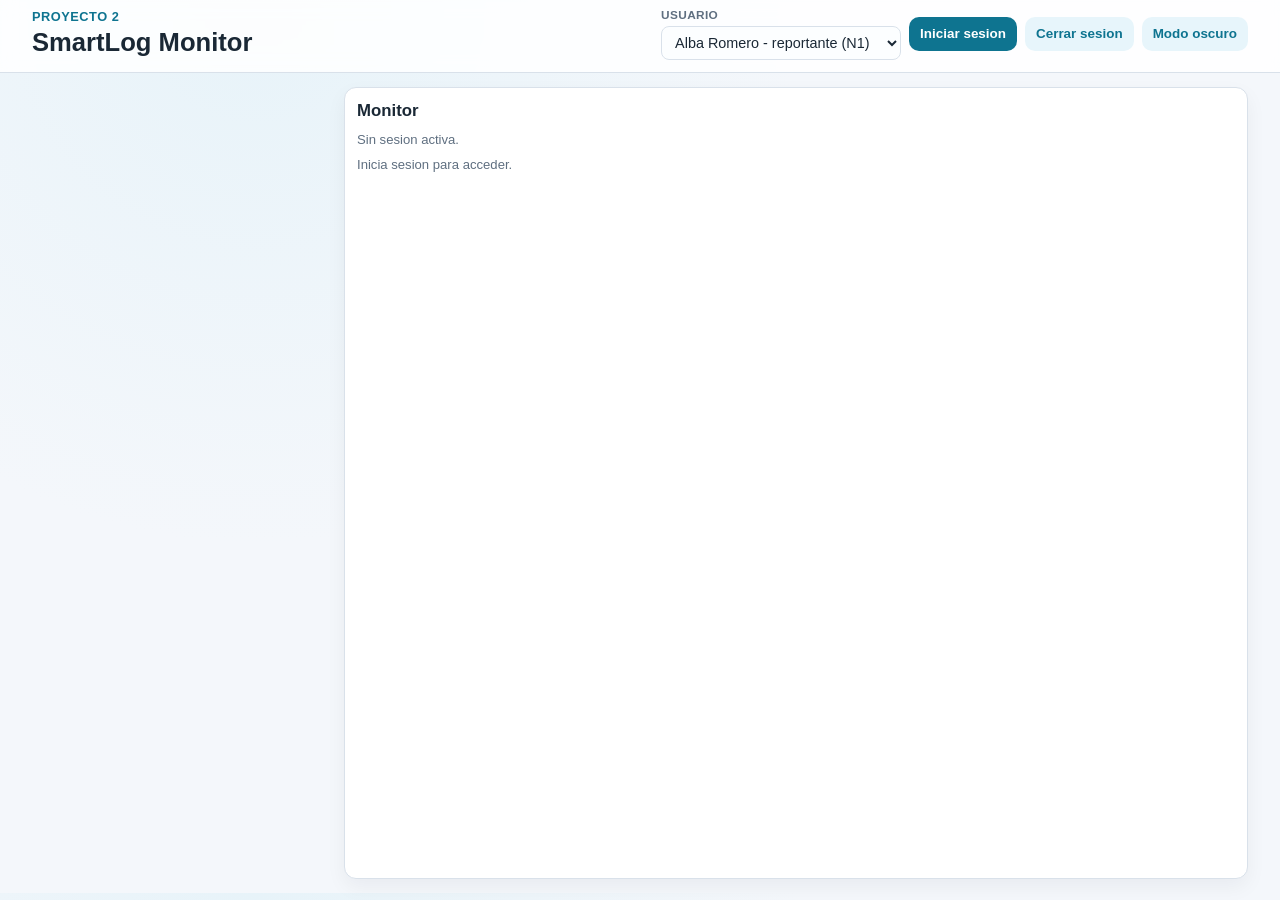
<file: index.html>
﻿<!doctype html>
<html lang="es">
<head>
  <meta charset="UTF-8">
  <meta name="viewport" content="width=device-width, initial-scale=1.0">
  <title>SmartLog Monitor | Gestion de Incidencias</title>
  <meta name="description" content="Plataforma de incidencias con vistas por rol, trazabilidad y gobierno de acceso.">
  <link rel="stylesheet" href="styles/main.css">
</head>
<body>
  <header class="site-header">
    <div class="container topbar">
      <div>
        <p class="eyebrow">Proyecto 2</p>
        <h1>SmartLog Monitor</h1>
      </div>
      <div class="toolbar">
        <button id="notifBell" class="btn ghost notif-btn" type="button" title="Notificaciones">
          Campana <span id="notifCount" class="notif-count">0</span>
        </button>
        <div class="session-box session-wide">
          <label for="loginUserSelect">Usuario</label>
          <select id="loginUserSelect"></select>
        </div>
        <button id="loginBtn" class="btn primary" type="button">Iniciar sesion</button>
        <button id="logoutBtn" class="btn ghost" type="button">Cerrar sesion</button>
        <button id="themeToggleBtn" class="btn ghost" type="button">Modo oscuro</button>
      </div>
    </div>
    <div id="notifPanel" class="notif-panel container"></div>
  </header>

  <main class="container app-grid">
    <section class="role-column">
      <article id="panelReportante" class="panel role-panel" data-role-panel="reportante">
        <h2>Reportante</h2>
        <p class="hint">Interfaz limitada: crear, aportar informacion y confirmar cierre.</p>
        <div class="tab-row tab-column">
          <button id="tabMineBtn" class="btn ghost" type="button">Mis incidencias</button>
          <button id="tabCreateBtn" class="btn primary" type="button">Crear incidencia</button>
          <button id="tabProfileBtn" class="btn ghost" type="button">Mi perfil</button>
        </div>
      </article>

      <article id="panelTecnico" class="panel role-panel" data-role-panel="tecnico">
        <h2>Tecnico</h2>
        <p class="hint">Trabajo operativo sobre incidencias asignadas.</p>
        <div class="tab-row tab-column">
          <button id="tabTechDashboardBtn" class="btn primary" type="button">Dashboard</button>
          <button id="tabTechAssignedScreenBtn" class="btn ghost" type="button">Asignadas</button>
          <button id="tabTechTeamScreenBtn" class="btn ghost" type="button">Equipo</button>
          <button id="tabTechKanbanBtn" class="btn ghost" type="button">Kanban</button>
          <button id="tabTechCalendarBtn" class="btn ghost" type="button">Calendario</button>
          <button id="tabTechChatBtn" class="btn ghost" type="button">Chat</button>
          <button id="tabTechProfileBtn" class="btn ghost" type="button">Mi perfil</button>
        </div>
        <div class="kpi-list" id="tecnicoKpi"></div>
      </article>

      <article id="panelSupervisor" class="panel role-panel" data-role-panel="supervisor">
        <h2>Control supervisor</h2>
        <p class="hint">Gestion operativa del area con trazabilidad y segregacion de funciones.</p>
        <div class="tab-row tab-column">
          <button id="tabSupDashboardBtn" class="btn primary" type="button">Dashboard</button>
          <button id="tabSupListBtn" class="btn ghost" type="button">Incidencias</button>
          <button id="tabSupCalendarBtn" class="btn ghost" type="button">Calendario</button>
          <button id="tabSupAssignBtn" class="btn ghost" type="button">Asignacion</button>
          <button id="tabSupLoadBtn" class="btn ghost" type="button">Carga equipo</button>
          <button id="tabSupKanbanBtn" class="btn ghost" type="button">Kanban area</button>
          <button id="tabSupReportsBtn" class="btn ghost" type="button">Informes</button>
          <button id="tabSupChatBtn" class="btn ghost" type="button">Chat</button>
          <button id="tabSupProfileBtn" class="btn ghost" type="button">Mi perfil</button>
        </div>
        <div class="kpi-list" id="supervisorKpi"></div>
      </article>

      <article id="panelAuditor" class="panel role-panel" data-role-panel="auditor">
        <h2>Auditoria y cumplimiento</h2>
        <p class="hint">Modo solo lectura con acceso global a trazabilidad e informes.</p>
        <div class="tab-row tab-column">
          <button id="tabAudDashboardBtn" class="btn primary" type="button">Panel auditoria</button>
          <button id="tabAudListBtn" class="btn ghost" type="button">Incidencias</button>
          <button id="tabAudLogBtn" class="btn ghost" type="button">Log global</button>
          <button id="tabAudReportsBtn" class="btn ghost" type="button">Informes</button>
          <button id="tabAudUsersBtn" class="btn ghost" type="button">Usuarios</button>
          <button id="tabAudProfileBtn" class="btn ghost" type="button">Mi perfil</button>
        </div>
        <div class="kpi-list" id="auditorKpi"></div>
        <button id="exportBtn" class="btn ghost" type="button">Exportar JSON</button>
      </article>

      <article id="panelAdmin" class="panel role-panel" data-role-panel="admin">
        <h2>Administracion del sistema</h2>
        <p class="hint">Gestion tecnica y de gobierno. No interviene en operacion diaria de incidencias.</p>
        <div class="tab-row tab-column">
          <button id="tabAdmDashboardBtn" class="btn primary" type="button">Panel admin</button>
          <button id="tabAdmUsersBtn" class="btn ghost" type="button">Usuarios</button>
          <button id="tabAdmRolesBtn" class="btn ghost" type="button">Roles y permisos</button>
          <button id="tabAdmConfigBtn" class="btn ghost" type="button">Configuracion</button>
          <button id="tabAdmIncidentsBtn" class="btn ghost" type="button">Incidencias</button>
          <button id="tabAdmLogsBtn" class="btn ghost" type="button">Logs sistema</button>
          <button id="tabAdmMonitorBtn" class="btn ghost" type="button">Monitorizacion</button>
          <button id="tabAdmProfileBtn" class="btn ghost" type="button">Mi perfil</button>
        </div>
      </article>

      <aside id="summaryDock" class="panel summary-dock">
        <h2>Resumen</h2>
        <section id="reportSummaryPanel" class="panel-mini fixed-under-panel">
          <div class="stats" id="reportStats"></div>
        </section>
        <section id="techSummaryPanel" class="panel-mini fixed-under-panel">
          <div class="stats" id="techStats"></div>
          <div id="techDayWidget" class="kpi-list"></div>
          <div id="techWorkload" class="kpi-list"></div>
        </section>
        <section id="supSummaryPanel" class="panel-mini fixed-under-panel">
          <div class="stats" id="supStats"></div>
        </section>
      </aside>
    </section>

    <section class="panel main-panel">
      <h2 id="monitorTitle">Monitor</h2>
      <p id="sessionInfo" class="hint">Sin sesion activa.</p>
      <p id="roleSummary" class="hint"></p>
      <div id="roleMenu" class="role-menu"></div>
      <section id="profileMain" class="detail-box" style="display:none;">
        <h3>Mi perfil</h3>
        <div class="row">
          <div class="field">
            <label for="pfName">Nombre</label>
            <input id="pfName" maxlength="50" type="text">
          </div>
          <div class="field">
            <label for="pfLastName">Apellidos</label>
            <input id="pfLastName" maxlength="70" type="text">
          </div>
        </div>
        <div class="row">
          <div class="field">
            <label for="pfEmail">Email</label>
            <input id="pfEmail" maxlength="120" type="email">
          </div>
          <div class="field">
            <label for="pfPhone">Telefono</label>
            <input id="pfPhone" maxlength="20" type="text">
          </div>
        </div>
        <div class="row">
          <div class="field">
            <label for="pfPhoto">Foto de perfil (URL opcional)</label>
            <input id="pfPhoto" maxlength="220" type="text">
          </div>
          <div class="field">
            <label>&nbsp;</label>
            <div id="pfPhotoPreview" class="hint">Sin foto</div>
          </div>
        </div>
        <div class="actions">
          <button id="pfEditBtn" class="btn ghost" type="button">Editar informacion</button>
          <button id="pfSaveBtn" class="btn primary" type="button">Guardar cambios</button>
          <button id="pfCancelBtn" class="btn ghost" type="button">Cancelar</button>
        </div>

        <h3>Seguridad</h3>
        <div class="row">
          <div class="field">
            <label for="pfCurrentPass">Contrasena actual</label>
            <input id="pfCurrentPass" type="password" maxlength="60">
          </div>
          <div class="field">
            <label for="pfNewPass">Nueva contrasena</label>
            <input id="pfNewPass" type="password" maxlength="60">
          </div>
        </div>
        <div class="row">
          <div class="field">
            <label for="pfConfirmPass">Confirmar nueva contrasena</label>
            <input id="pfConfirmPass" type="password" maxlength="60">
          </div>
          <div class="field">
            <label>&nbsp;</label>
            <button id="pfChangePassBtn" class="btn ghost" type="button">Cambiar contrasena</button>
          </div>
        </div>

        <h3>Notificaciones</h3>
        <div class="row">
          <div class="field">
            <label><input id="pfNotifInternal" type="checkbox"> Notificaciones internas</label>
            <label><input id="pfNotifEmail" type="checkbox"> Notificaciones por email</label>
          </div>
          <div class="field">
            <label>Eventos</label>
            <label><input id="pfEvtNew" type="checkbox"> Incidencias nuevas</label>
            <label><input id="pfEvtState" type="checkbox"> Cambios de estado</label>
            <label><input id="pfEvtComment" type="checkbox"> Comentarios nuevos</label>
            <label><input id="pfEvtDue" type="checkbox"> Proximas a vencer</label>
            <label><input id="pfEvtReassign" type="checkbox"> Reasignaciones</label>
            <label><input id="pfEvtAlerts" type="checkbox"> Alertas del sistema</label>
          </div>
        </div>
        <div class="actions">
          <button id="pfSaveNotifBtn" class="btn ghost" type="button">Guardar preferencias</button>
          <p id="pfMsg" class="form-msg" role="status" aria-live="polite"></p>
        </div>

        <h3>Datos de solo lectura</h3>
        <div id="pfReadOnly" class="kpi-list"></div>
      </section>

      <section id="reportanteMain">
        <form id="incidentForm" novalidate class="report-create-form">
          <div class="field">
            <label for="resumen">Titulo o resumen (opcional)</label>
            <input id="resumen" name="resumen" type="text" maxlength="90" placeholder="Resumen corto">
          </div>
          <div class="field">
            <label for="areaTecnica">Area tecnica</label>
            <select id="areaTecnica" name="areaTecnica" required>
              <option value="">Selecciona...</option>
            </select>
          </div>
          <div class="field">
            <label for="tipoIncidencia">Tipo</label>
            <select id="tipoIncidencia" name="tipoIncidencia" required>
              <option value="">Selecciona...</option>
            </select>
          </div>
          <div class="field">
            <label for="descripcion">Descripcion</label>
            <textarea id="descripcion" name="descripcion" rows="5" maxlength="500" required></textarea>
          </div>
          <div class="field">
            <label for="adjunto">Adjuntos (opcional)</label>
            <input id="adjunto" name="adjunto" type="text" maxlength="160" placeholder="archivo1.pdf, imagen2.png">
          </div>
          <div class="actions">
            <button class="btn primary" type="submit">Enviar incidencia</button>
            <button id="cancelCreateBtn" class="btn ghost" type="button">Cancelar</button>
            <p id="formMsg" class="form-msg" role="status" aria-live="polite"></p>
          </div>
        </form>
        <section id="reportProfile" class="profile-box">
          <h3>Mi perfil</h3>
          <div id="profileData"></div>
        </section>
        <div class="filters report-filters">
          <input id="repSearchInput" type="search" placeholder="Buscar por ID o texto">
          <select id="repStatusFilter">
            <option value="all">Todos los estados</option>
            <option value="Pendiente de asignacion">Pendiente de asignacion</option>
            <option value="En analisis">En analisis</option>
            <option value="En progreso">En progreso</option>
            <option value="Pendiente de informacion">Pendiente de informacion</option>
            <option value="Resuelta">Resuelta</option>
            <option value="Cerrada por el usuario">Cerrada por el usuario</option>
          </select>
          <select id="repTipoFilter">
            <option value="all">Todos los tipos</option>
            <option value="Aplicacion">Aplicacion</option>
            <option value="Red">Red</option>
            <option value="Hardware">Hardware</option>
            <option value="Seguridad">Seguridad</option>
            <option value="Operacion">Operacion</option>
          </select>
          <select id="repAreaFilter">
            <option value="all">Todas las areas</option>
            <option value="N1">N1</option>
            <option value="N2">N2</option>
            <option value="Infra">Infra</option>
            <option value="OT">OT</option>
          </select>
          <input id="repDateFilter" type="date">
        </div>
        <div class="table-wrap">
          <table>
            <thead>
              <tr>
                <th>ID</th>
                <th>Area tecnica</th>
                <th>Tipo</th>
                <th>Estado</th>
                <th>Prioridad</th>
                <th>Asignado a</th>
                <th>Fecha limite</th>
                <th>Dias restantes</th>
                <th>Accion</th>
              </tr>
            </thead>
            <tbody id="repIncidentBody"></tbody>
          </table>
        </div>
        <section id="reportDetail" class="detail-box"></section>
      </section>

      <section id="genericMain">
        <div id="globalStats" class="stats"></div>
        <div class="filters">
          <input id="searchInput" type="search" placeholder="Buscar por id, titulo, origen o asignado">
          <select id="statusFilter">
            <option value="all">Todos los estados</option>
            <option value="Nueva">Nueva</option>
            <option value="En analisis">En analisis</option>
            <option value="En progreso">En progreso</option>
            <option value="Pendiente de informacion">Pendiente de informacion</option>
            <option value="Resuelta">Resuelta</option>
            <option value="Cerrada">Cerrada</option>
          </select>
          <select id="severityFilter">
            <option value="all">Todas las severidades</option>
            <option value="Baja">Baja</option>
            <option value="Media">Media</option>
            <option value="Alta">Alta</option>
            <option value="Critica">Critica</option>
          </select>
        </div>
        <div class="table-wrap">
          <table>
            <thead>
              <tr>
                <th>ID</th>
                <th>Titulo</th>
                <th>Categoria</th>
                <th>Prioridad</th>
                <th>Origen</th>
                <th>Equipo</th>
                <th>Asignado</th>
                <th>Severidad</th>
                <th>Estado</th>
                <th>Creada</th>
                <th>Cerrada</th>
                <th>Acciones</th>
              </tr>
            </thead>
            <tbody id="incidentBody"></tbody>
          </table>
        </div>
      </section>

      <section id="tecnicoMain">
        <section id="techDashboardView">
          <div id="techDashboardKpis" class="kpi-list"></div>
          <div id="techDashboardViz" class="chart-grid"></div>
        </section>

        <section id="techAssignedView">
          <div class="filters tech-filters">
            <input id="techSearchInput" type="search" placeholder="Buscar por ID o texto">
            <select id="techStatusFilter">
              <option value="all">Todos los estados</option>
              <option value="En analisis">En analisis</option>
              <option value="En progreso">En progreso</option>
              <option value="Pendiente de informacion">Pendiente de informacion</option>
              <option value="Resuelta">Resuelta</option>
            </select>
            <select id="techPriorityFilter">
              <option value="all">Todas las prioridades</option>
              <option value="Baja">Baja</option>
              <option value="Normal">Normal</option>
              <option value="Alta">Alta</option>
              <option value="Critica">Critica</option>
            </select>
            <select id="techTipoFilter">
              <option value="all">Todos los tipos</option>
              <option value="Aplicacion">Aplicacion</option>
              <option value="Red">Red</option>
              <option value="Hardware">Hardware</option>
              <option value="Seguridad">Seguridad</option>
              <option value="Operacion">Operacion</option>
            </select>
            <select id="techAreaFilter">
              <option value="all">Todas las areas</option>
              <option value="N1">N1</option>
              <option value="N2">N2</option>
              <option value="Infra">Infra</option>
              <option value="OT">OT</option>
            </select>
            <select id="techDaysFilter">
              <option value="all">Todos los dias restantes</option>
              <option value="overdue">Vencidas</option>
              <option value="soon">0-1 dias</option>
              <option value="week">2-5 dias</option>
              <option value="later">6+ dias</option>
            </select>
            <input id="techDateFilter" type="date">
          </div>
          <div class="table-wrap">
            <table>
              <thead>
                <tr>
                  <th>ID</th>
                  <th>Area tecnica</th>
                  <th>Tipo</th>
                  <th>Descripcion corta</th>
                  <th>Estado</th>
                  <th>Prioridad</th>
                  <th>Fecha limite</th>
                  <th>Dias restantes</th>
                  <th>Accion</th>
                </tr>
              </thead>
              <tbody id="techIncidentBody"></tbody>
            </table>
          </div>
        </section>

        <section id="techTeamView">
          <div class="table-wrap">
            <table>
              <thead>
                <tr>
                  <th>ID</th>
                  <th>Area tecnica</th>
                  <th>Tipo</th>
                  <th>Descripcion corta</th>
                  <th>Estado</th>
                  <th>Prioridad</th>
                  <th>Fecha limite</th>
                  <th>Dias restantes</th>
                  <th>Accion</th>
                </tr>
              </thead>
              <tbody id="techTeamBody"></tbody>
            </table>
          </div>
        </section>

        <section id="techKanbanView">
          <div class="kanban-board" id="techKanbanBoard"></div>
        </section>

        <section id="techCalendarView">
          <div class="calendar-toolbar">
            <button id="techCalendarPrevBtn" class="btn ghost" type="button">Mes anterior</button>
            <strong id="techCalendarMonthLabel">Mes</strong>
            <button id="techCalendarNextBtn" class="btn ghost" type="button">Mes siguiente</button>
            <select id="techCalendarFilter">
              <option value="all">Todas</option>
              <option value="urgent">Urgentes</option>
              <option value="in_progress">En progreso</option>
              <option value="due_soon">Proximas a vencer</option>
            </select>
          </div>
          <div class="calendar-month">
            <div class="calendar-weekdays">
              <span>Lun</span><span>Mar</span><span>Mie</span><span>Jue</span><span>Vie</span><span>Sab</span><span>Dom</span>
            </div>
            <div id="techCalendarGrid" class="calendar-grid"></div>
          </div>
          <div id="techCalendarList" class="calendar-list"></div>
        </section>

        <section id="techChatView" class="panel-mini">
          <h3>Chat interno del equipo</h3>
          <div class="tab-row">
            <button id="techChatTabTeamBtn" class="btn primary" type="button">Equipo</button>
            <button id="techChatTabAlertsBtn" class="btn ghost" type="button">Avisos</button>
          </div>
          <div id="techChatList" class="chat-list"></div>
          <div id="techChatComposer" class="row">
            <div class="field">
              <label for="techChatInput">Mensaje</label>
              <input id="techChatInput" maxlength="200" placeholder="Aviso tecnico para tu equipo">
            </div>
            <div class="field">
              <label>&nbsp;</label>
              <button id="techChatSendBtn" class="btn ghost" type="button">Enviar</button>
            </div>
          </div>
        </section>

        <section id="techDetail" class="detail-box"></section>
      </section>

      <section id="supervisorMain">
        <section id="supDashboardView">
          <div id="supDashboardKpis" class="kpi-list"></div>
          <div id="supPerfKpis" class="kpi-list"></div>
          <div id="supVizGrid" class="chart-grid"></div>
        </section>

        <section id="supListView">
          <div class="filters sup-filters">
            <input id="supSearchInput" type="search" placeholder="Buscar por ID o texto">
            <select id="supStatusFilter">
              <option value="all">Todos los estados</option>
              <option value="Pendiente de asignacion">Pendiente de asignacion</option>
              <option value="En analisis">En analisis</option>
              <option value="En progreso">En progreso</option>
              <option value="Pendiente de informacion">Pendiente de informacion</option>
              <option value="Resuelta">Resuelta</option>
              <option value="Cerrada">Cerrada</option>
              <option value="Cerrada por el usuario">Cerrada por el usuario</option>
            </select>
            <select id="supPriorityFilter">
              <option value="all">Todas las prioridades</option>
              <option value="Baja">Baja</option>
              <option value="Normal">Normal</option>
              <option value="Alta">Alta</option>
              <option value="Critica">Critica</option>
            </select>
            <select id="supAssigneeFilter">
              <option value="all">Todos los tecnicos</option>
            </select>
            <select id="supTipoFilter">
              <option value="all">Todos los tipos</option>
              <option value="Aplicacion">Aplicacion</option>
              <option value="Red">Red</option>
              <option value="Hardware">Hardware</option>
              <option value="Seguridad">Seguridad</option>
              <option value="Operacion">Operacion</option>
            </select>
            <select id="supAreaFilter">
              <option value="all">Todas las areas</option>
              <option value="N1">N1</option>
              <option value="N2">N2</option>
              <option value="Infra">Infra</option>
              <option value="OT">OT</option>
            </select>
            <select id="supDaysFilter">
              <option value="all">Todos los dias</option>
              <option value="overdue">Vencidas</option>
              <option value="soon">0-1 dias</option>
              <option value="week">2-5 dias</option>
              <option value="later">6+ dias</option>
            </select>
            <input id="supDateFilter" type="date">
          </div>
          <div class="table-wrap">
            <table>
              <thead>
                <tr>
                  <th>ID</th>
                  <th>Area</th>
                  <th>Tipo</th>
                  <th>Estado</th>
                  <th>Prioridad</th>
                  <th>Asignado</th>
                  <th>Fecha limite</th>
                  <th>Dias</th>
                  <th>Accion</th>
                </tr>
              </thead>
              <tbody id="supIncidentBody"></tbody>
            </table>
          </div>
        </section>

        <section id="supCalendarView">
          <div class="calendar-toolbar">
            <button id="supCalendarPrevBtn" class="btn ghost" type="button">Mes anterior</button>
            <strong id="supCalendarMonthLabel">Mes</strong>
            <button id="supCalendarNextBtn" class="btn ghost" type="button">Mes siguiente</button>
            <select id="supCalendarTechFilter">
              <option value="all">Vista global del area</option>
            </select>
            <select id="supCalendarFilter">
              <option value="all">Todas</option>
              <option value="urgent">Urgentes</option>
              <option value="in_progress">En progreso</option>
              <option value="due_soon">Proximas a vencer</option>
            </select>
          </div>
          <div class="calendar-month">
            <div class="calendar-weekdays">
              <span>Lun</span><span>Mar</span><span>Mie</span><span>Jue</span><span>Vie</span><span>Sab</span><span>Dom</span>
            </div>
            <div id="supCalendarGrid" class="calendar-grid"></div>
          </div>
          <div id="supCalendarList" class="calendar-list"></div>
        </section>

        <section id="supAssignView">
          <div class="row">
            <div class="field">
              <label for="assignIncidentSelect">Incidencia sin asignar</label>
              <select id="assignIncidentSelect"></select>
            </div>
            <div class="field">
              <label for="assignTechSelect">Tecnico</label>
              <select id="assignTechSelect"></select>
            </div>
          </div>
          <div class="actions">
            <button id="suggestAssignBtn" class="btn ghost" type="button">Sugerir tecnico</button>
            <button id="assignBtn" class="btn primary" type="button">Asignar incidencia</button>
          </div>
          <div id="assignSuggestion" class="hint"></div>
          <div id="supAssignTableWrap" class="table-wrap">
            <table>
              <thead>
                <tr>
                  <th>ID</th><th>Titulo</th><th>Prioridad</th><th>Dias</th><th>Sugerido</th><th>Accion</th>
                </tr>
              </thead>
              <tbody id="supUnassignedBody"></tbody>
            </table>
          </div>
          <section class="panel-mini">
            <h3>Solicitar nueva area o tipo al Administrador</h3>
            <div class="row">
              <div class="field">
                <label for="supReqKind">Tipo de solicitud</label>
                <select id="supReqKind">
                  <option value="area">Nueva area</option>
                  <option value="type">Nuevo tipo</option>
                </select>
              </div>
              <div class="field">
                <label for="supReqArea">Area asociada (solo tipo)</label>
                <select id="supReqArea">
                  <option value="">Selecciona...</option>
                </select>
              </div>
            </div>
            <div class="row">
              <div class="field">
                <label for="supReqName">Nombre solicitado</label>
                <input id="supReqName" maxlength="40" placeholder="Ej. Climatizacion, OT-Field">
              </div>
              <div class="field">
                <label for="supReqDesc">Descripcion</label>
                <input id="supReqDesc" maxlength="120" placeholder="Motivo o detalle de la solicitud">
              </div>
            </div>
            <div class="actions">
              <button id="supSendReqBtn" class="btn ghost" type="button">Enviar solicitud</button>
              <p id="supReqMsg" class="hint"></p>
            </div>
          </section>
        </section>

        <section id="supLoadView">
          <div id="supLoadMap" class="kpi-list"></div>
          <div id="supHeatmap" class="chart-card"></div>
        </section>

        <section id="supKanbanView">
          <div class="kanban-board kanban-supervisor" id="supKanbanBoard"></div>
        </section>

        <section id="supReportsView">
          <div id="supReportsKpi" class="kpi-list"></div>
        </section>

        <section id="supChatView" class="panel-mini">
          <h3>Chat interno del area</h3>
          <div class="tab-row">
            <button id="supChatTabTeamBtn" class="btn primary" type="button">Equipo</button>
            <button id="supChatTabAlertsBtn" class="btn ghost" type="button">Avisos</button>
          </div>
          <div id="supChatList" class="chat-list"></div>
          <div id="supChatComposer" class="row">
            <div class="field">
              <label for="supChatInput">Mensaje</label>
              <input id="supChatInput" maxlength="200" placeholder="Aviso para tecnicos del area">
            </div>
            <div class="field">
              <label for="supChatType">Tipo</label>
              <select id="supChatType">
                <option value="msg">Mensaje</option>
                <option value="aviso">Aviso</option>
              </select>
            </div>
            <div class="field">
              <label>&nbsp;</label>
              <button id="supChatSendBtn" class="btn ghost" type="button">Enviar</button>
            </div>
          </div>
        </section>

        <section id="supDetail" class="detail-box"></section>
      </section>

      <section id="auditorMain">
        <div class="stats" id="audStats"></div>

        <section id="audDashboardView">
          <div id="audDashboardKpis" class="kpi-list"></div>
          <div id="audActivityList" class="simple-list"></div>
          <div id="audVizGrid" class="chart-grid"></div>
        </section>

        <section id="audListView">
          <div class="filters aud-filters">
            <input id="audSearchInput" type="search" placeholder="Buscar por ID o texto">
            <select id="audStatusFilter">
              <option value="all">Todos los estados</option>
              <option value="Pendiente de asignacion">Pendiente de asignacion</option>
              <option value="En analisis">En analisis</option>
              <option value="En progreso">En progreso</option>
              <option value="Pendiente de informacion">Pendiente de informacion</option>
              <option value="Resuelta">Resuelta</option>
              <option value="Cerrada">Cerrada</option>
              <option value="Cerrada por el usuario">Cerrada por el usuario</option>
            </select>
            <select id="audPriorityFilter">
              <option value="all">Todas las prioridades</option>
              <option value="Baja">Baja</option>
              <option value="Normal">Normal</option>
              <option value="Alta">Alta</option>
              <option value="Critica">Critica</option>
            </select>
            <select id="audAreaFilter">
              <option value="all">Todas las areas</option>
              <option value="N1">N1</option>
              <option value="N2">N2</option>
              <option value="Infra">Infra</option>
              <option value="OT">OT</option>
            </select>
            <select id="audDaysFilter">
              <option value="all">Todos los dias</option>
              <option value="overdue">Fuera de plazo</option>
              <option value="soon">0-1 dias</option>
              <option value="week">2-5 dias</option>
              <option value="later">6+ dias</option>
            </select>
            <input id="audDateFilter" type="date">
          </div>
          <div class="table-wrap">
            <table>
              <thead>
                <tr>
                  <th>ID</th>
                  <th>Area</th>
                  <th>Tipo</th>
                  <th>Descripcion corta</th>
                  <th>Estado</th>
                  <th>Prioridad</th>
                  <th>Tecnico</th>
                  <th>Supervisor</th>
                  <th>Fecha limite</th>
                  <th>Dias</th>
                  <th>Creada</th>
                  <th>Cerrada</th>
                  <th>Accion</th>
                </tr>
              </thead>
              <tbody id="audIncidentBody"></tbody>
            </table>
          </div>
        </section>

        <section id="audLogView">
          <div class="filters aud-log-filters">
            <input id="audLogSearchInput" type="search" placeholder="Buscar por incidencia, usuario, texto">
            <select id="audLogRoleFilter">
              <option value="all">Todos los roles</option>
              <option value="reportante">Reportante</option>
              <option value="tecnico">Tecnico</option>
              <option value="supervisor">Supervisor</option>
              <option value="auditor">Auditor</option>
              <option value="admin">Administrador</option>
            </select>
            <select id="audLogActionFilter">
              <option value="all">Todas las acciones</option>
              <option value="asignacion">Asignacion</option>
              <option value="reasignacion_supervisor">Reasignacion</option>
              <option value="cambio_prioridad">Cambio prioridad</option>
              <option value="estado_tecnico">Estado tecnico</option>
              <option value="estado_supervisor_kanban">Estado supervisor</option>
              <option value="comentario_tecnico">Comentario tecnico</option>
              <option value="comentario_reportante">Comentario reportante</option>
              <option value="adjunto_tecnico">Adjunto tecnico</option>
              <option value="adjunto_reportante">Adjunto reportante</option>
              <option value="cierre_confirmado_usuario">Confirmacion cierre usuario</option>
            </select>
            <input id="audLogIncidentInput" placeholder="INC-...">
            <input id="audLogDateFilter" type="date">
            <button id="audExportLogBtn" class="btn ghost" type="button">Exportar log CSV</button>
          </div>
          <div class="table-wrap">
            <table>
              <thead>
                <tr>
                  <th>Fecha</th>
                  <th>Incidencia</th>
                  <th>Usuario</th>
                  <th>Rol</th>
                  <th>Accion</th>
                  <th>Valor</th>
                </tr>
              </thead>
              <tbody id="audLogBody"></tbody>
            </table>
          </div>
        </section>

        <section id="audReportsView">
          <div id="audReportsKpi" class="kpi-list"></div>
          <div id="audReportsViz" class="chart-grid"></div>
        </section>

        <section id="audUsersView">
          <div class="filters aud-user-filters">
            <input id="audUserSearchInput" type="search" placeholder="Buscar por usuario">
            <select id="audUserRoleFilter">
              <option value="all">Todos los roles</option>
              <option value="reportante">Reportante</option>
              <option value="tecnico">Tecnico</option>
              <option value="supervisor">Supervisor</option>
              <option value="auditor">Auditor</option>
              <option value="admin">Administrador</option>
            </select>
            <input id="audUserDateFilter" type="date">
          </div>
          <div class="table-wrap">
            <table>
              <thead>
                <tr>
                  <th>Usuario</th>
                  <th>Rol</th>
                  <th>Acciones</th>
                  <th>Incidencias tocadas</th>
                  <th>Tiempos medios (dias)</th>
                  <th>Acciones inusuales</th>
                </tr>
              </thead>
              <tbody id="audUserBody"></tbody>
            </table>
          </div>
        </section>

        <section id="audDetail" class="detail-box"></section>
      </section>

      <section id="adminMain">
        <div class="stats" id="admStats"></div>

        <section id="admDashboardView">
          <div id="admDashboardKpis" class="kpi-list"></div>
          <div id="admAlerts" class="simple-list"></div>
          <div id="admVizGrid" class="chart-grid"></div>
        </section>

        <section id="admUsersView">
          <div class="filters adm-user-filters">
            <input id="admUserSearchInput" type="search" placeholder="Buscar por nombre, email o id">
            <select id="admUserRoleFilter">
              <option value="all">Todos los roles</option>
              <option value="reportante">Reportante</option>
              <option value="tecnico">Tecnico</option>
              <option value="supervisor">Supervisor</option>
              <option value="auditor">Auditor</option>
              <option value="admin">Administrador</option>
            </select>
            <select id="admUserStatusFilter">
              <option value="all">Todos</option>
              <option value="active">Activos</option>
              <option value="inactive">Inactivos</option>
            </select>
          </div>
          <div class="table-wrap">
            <table>
              <thead>
                <tr>
                  <th>Nombre</th>
                  <th>Email</th>
                  <th>Rol</th>
                  <th>Estado</th>
                  <th>Fecha creacion</th>
                  <th>Ultimo acceso</th>
                  <th>Acciones</th>
                </tr>
              </thead>
              <tbody id="admUserBody"></tbody>
            </table>
          </div>
          <section class="panel-mini">
            <h3>Crear / editar usuario</h3>
            <div class="row">
              <div class="field">
                <label for="admFormId">ID</label>
                <input id="admFormId" maxlength="24" placeholder="ej: tec-luis">
              </div>
              <div class="field">
                <label for="admFormName">Nombre</label>
                <input id="admFormName" maxlength="40" placeholder="Nombre completo">
              </div>
            </div>
            <div class="row">
              <div class="field">
                <label for="admFormEmail">Email</label>
                <input id="admFormEmail" maxlength="80" placeholder="correo@empresa.com">
              </div>
              <div class="field">
                <label for="admFormRole">Rol</label>
                <select id="admFormRole">
                  <option value="reportante">Reportante</option>
                  <option value="tecnico">Tecnico</option>
                  <option value="supervisor">Supervisor</option>
                  <option value="auditor">Auditor</option>
                  <option value="admin">Administrador</option>
                </select>
              </div>
            </div>
            <div class="row">
              <div class="field">
                <label for="admFormTeam">Area/Equipo</label>
                <input id="admFormTeam" maxlength="16" placeholder="N1">
              </div>
              <div class="field">
                <label for="admFormStatus">Estado</label>
                <select id="admFormStatus">
                  <option value="active">Activo</option>
                  <option value="inactive">Inactivo</option>
                </select>
              </div>
            </div>
            <div class="actions">
              <button id="admSaveUserBtn" class="btn primary" type="button">Guardar usuario</button>
              <button id="admResetUserFormBtn" class="btn ghost" type="button">Limpiar</button>
            </div>
            <p id="admUserMsg" class="hint"></p>
          </section>
        </section>

        <section id="admRolesView">
          <div class="row">
            <div class="field">
              <label for="admRoleSelect">Rol</label>
              <select id="admRoleSelect">
                <option value="reportante">Reportante</option>
                <option value="tecnico">Tecnico</option>
                <option value="supervisor">Supervisor</option>
                <option value="auditor">Auditor</option>
                <option value="admin">Administrador</option>
              </select>
            </div>
            <div class="field">
              <label for="admRoleVisibility">Visibilidad</label>
              <select id="admRoleVisibility">
                <option value="own">own</option>
                <option value="team">team</option>
                <option value="team_or_assigned">team_or_assigned</option>
                <option value="all">all</option>
              </select>
            </div>
          </div>
          <div class="row">
            <div class="field">
              <label><input id="admPermCreate" type="checkbox"> Permiso create_incident</label>
            </div>
            <div class="field">
              <label><input id="admPermExport" type="checkbox"> Permiso export_data</label>
            </div>
          </div>
          <div class="field">
            <label for="admRoleActions">Acciones del rol (coma separada)</label>
            <input id="admRoleActions" placeholder="view, assign, change_priority">
          </div>
          <div class="actions">
            <button id="admSaveRoleBtn" class="btn primary" type="button">Guardar permisos</button>
          </div>
        </section>

        <section id="admConfigView">
          <section class="panel-mini">
            <h3>Gestion de Areas</h3>
            <div class="filters">
              <input id="admAreaSearchInput" type="search" placeholder="Buscar area">
              <select id="admAreaStatusFilter">
                <option value="all">Todas</option>
                <option value="active">Activas</option>
                <option value="inactive">Inactivas</option>
              </select>
            </div>
            <div class="table-wrap">
              <table>
                <thead>
                  <tr>
                    <th>Nombre</th><th>Estado</th><th>Creacion</th><th>Ult. modificacion</th><th>Acciones</th>
                  </tr>
                </thead>
                <tbody id="admAreaBody"></tbody>
              </table>
            </div>
            <div class="row">
              <div class="field">
                <label for="admAreaName">Nombre area</label>
                <input id="admAreaName" maxlength="30" placeholder="Ej. Mantenimiento">
              </div>
              <div class="field">
                <label for="admAreaStatus">Estado</label>
                <select id="admAreaStatus">
                  <option value="active">Activa</option>
                  <option value="inactive">Inactiva</option>
                </select>
              </div>
            </div>
            <div class="field">
              <label for="admAreaDesc">Descripcion</label>
              <input id="admAreaDesc" maxlength="120" placeholder="Descripcion opcional">
            </div>
            <div class="actions">
              <button id="admSaveAreaBtn" class="btn primary" type="button">Guardar area</button>
              <button id="admResetAreaBtn" class="btn ghost" type="button">Cancelar</button>
            </div>
          </section>

          <section class="panel-mini">
            <h3>Gestion de Tipos</h3>
            <div class="filters">
              <input id="admTypeSearchInput" type="search" placeholder="Buscar tipo">
              <select id="admTypeAreaFilter">
                <option value="all">Todas las areas</option>
              </select>
              <select id="admTypeStatusFilter">
                <option value="all">Todos</option>
                <option value="active">Activos</option>
                <option value="inactive">Inactivos</option>
              </select>
            </div>
            <div class="table-wrap">
              <table>
                <thead>
                  <tr>
                    <th>Tipo</th><th>Area</th><th>Estado</th><th>Creacion</th><th>Acciones</th>
                  </tr>
                </thead>
                <tbody id="admTypeBody"></tbody>
              </table>
            </div>
            <div class="row">
              <div class="field">
                <label for="admTypeName">Nombre tipo</label>
                <input id="admTypeName" maxlength="30" placeholder="Ej. Fontaneria">
              </div>
              <div class="field">
                <label for="admTypeArea">Area asociada</label>
                <select id="admTypeArea">
                  <option value="">Selecciona...</option>
                </select>
              </div>
            </div>
            <div class="row">
              <div class="field">
                <label for="admTypeStatus">Estado</label>
                <select id="admTypeStatus">
                  <option value="active">Activo</option>
                  <option value="inactive">Inactivo</option>
                </select>
              </div>
              <div class="field">
                <label for="admTypeDesc">Descripcion</label>
                <input id="admTypeDesc" maxlength="120" placeholder="Descripcion opcional">
              </div>
            </div>
            <div class="actions">
              <button id="admSaveTypeBtn" class="btn primary" type="button">Guardar tipo</button>
              <button id="admResetTypeBtn" class="btn ghost" type="button">Cancelar</button>
            </div>
          </section>

          <section class="panel-mini">
            <h3>Solicitudes de Supervisores</h3>
            <div class="table-wrap">
              <table>
                <thead>
                  <tr>
                    <th>Fecha</th><th>Supervisor</th><th>Tipo</th><th>Nombre</th><th>Area</th><th>Estado</th><th>Acciones</th>
                  </tr>
                </thead>
                <tbody id="admReqBody"></tbody>
              </table>
            </div>
          </section>

          <section class="panel-mini">
            <h3>Parametros del sistema</h3>
            <div class="row">
              <div class="field">
                <label for="admParamResp">Max dias respuesta</label>
                <input id="admParamResp" type="number" min="1" max="30">
              </div>
              <div class="field">
                <label for="admParamRes">Max dias resolucion</label>
                <input id="admParamRes" type="number" min="1" max="90">
              </div>
            </div>
            <div class="row">
              <div class="field">
                <label for="admParamAutoClose">Cierre automatico (dias)</label>
                <input id="admParamAutoClose" type="number" min="1" max="30">
              </div>
              <div class="field">
                <label for="admParamNotif">Politica notificaciones</label>
                <input id="admParamNotif" placeholder="realtime | batch-15m">
              </div>
            </div>
            <div class="field">
              <label for="admPriorityRulesInput">Reglas de prioridad (JSON)</label>
              <textarea id="admPriorityRulesInput" rows="4" placeholder='[{"area":"Infra","tipo":"Red","prioridad":"Critica"},{"tipo":"Seguridad","prioridad":"Alta"}]'></textarea>
            </div>
            <div class="field">
              <label for="admTransitionsInput">Transiciones de estado (JSON)</label>
              <textarea id="admTransitionsInput" rows="5" placeholder='{"Pendiente de asignacion":["En analisis"],"En analisis":["En progreso","Pendiente de informacion","Resuelta"],"En progreso":["Pendiente de informacion","Resuelta"],"Pendiente de informacion":["En progreso","Resuelta"],"Resuelta":["Cerrada","Cerrada por el usuario","En analisis"],"Cerrada":["En analisis"],"Cerrada por el usuario":["En analisis"]}'></textarea>
            </div>
            <div class="actions">
              <button id="admSaveConfigBtn" class="btn primary" type="button">Guardar parametros</button>
            </div>
          </section>
        </section>

        <section id="admIncidentsView">
          <div class="filters adm-inc-filters">
            <input id="admIncSearchInput" type="search" placeholder="Buscar por ID o texto">
            <select id="admIncStatusFilter">
              <option value="all">Todos los estados</option>
              <option value="Pendiente de asignacion">Pendiente de asignacion</option>
              <option value="En analisis">En analisis</option>
              <option value="En progreso">En progreso</option>
              <option value="Pendiente de informacion">Pendiente de informacion</option>
              <option value="Resuelta">Resuelta</option>
              <option value="Cerrada">Cerrada</option>
              <option value="Cerrada por el usuario">Cerrada por el usuario</option>
            </select>
            <select id="admIncAreaFilter">
              <option value="all">Todas las areas</option>
              <option value="N1">N1</option>
              <option value="N2">N2</option>
              <option value="Infra">Infra</option>
              <option value="OT">OT</option>
            </select>
          </div>
          <div class="table-wrap">
            <table>
              <thead>
                <tr>
                  <th>ID</th><th>Area</th><th>Tipo</th><th>Estado</th><th>Prioridad</th><th>Asignado</th><th>Fecha limite</th><th>Accion</th>
                </tr>
              </thead>
              <tbody id="admIncidentBody"></tbody>
            </table>
          </div>
          <section id="admIncidentDetail" class="detail-box"></section>
        </section>

        <section id="admLogsView">
          <div class="filters adm-log-filters">
            <input id="admLogSearchInput" type="search" placeholder="Buscar en logs">
            <select id="admLogTypeFilter">
              <option value="all">Todos los tipos</option>
              <option value="error">error</option>
              <option value="auth">auth</option>
              <option value="admin_action">admin_action</option>
              <option value="config">config</option>
              <option value="alert">alert</option>
            </select>
            <input id="admLogUserInput" placeholder="usuario">
            <input id="admLogDateFilter" type="date">
            <button id="admExportLogsBtn" class="btn ghost" type="button">Exportar CSV</button>
          </div>
          <div class="table-wrap">
            <table>
              <thead>
                <tr>
                  <th>Fecha</th><th>Tipo</th><th>Usuario</th><th>Mensaje</th>
                </tr>
              </thead>
              <tbody id="admLogBody"></tbody>
            </table>
          </div>
        </section>

        <section id="admMonitorView">
          <div id="admMonitorKpis" class="kpi-list"></div>
        </section>
      </section>
    </section>
  </main>

  <template id="rowTemplate">
    <tr>
      <td data-col="id"></td>
      <td data-col="titulo"></td>
      <td data-col="categoria"></td>
      <td data-col="prioridad"></td>
      <td data-col="origen"></td>
      <td data-col="equipo"></td>
      <td data-col="asignado"></td>
      <td data-col="severidad"></td>
      <td data-col="estado"></td>
      <td data-col="creada"></td>
      <td data-col="cerrada"></td>
      <td data-col="acciones"></td>
    </tr>
  </template>

  <script src="scripts/app.js"></script>
</body>
</html>
</file>
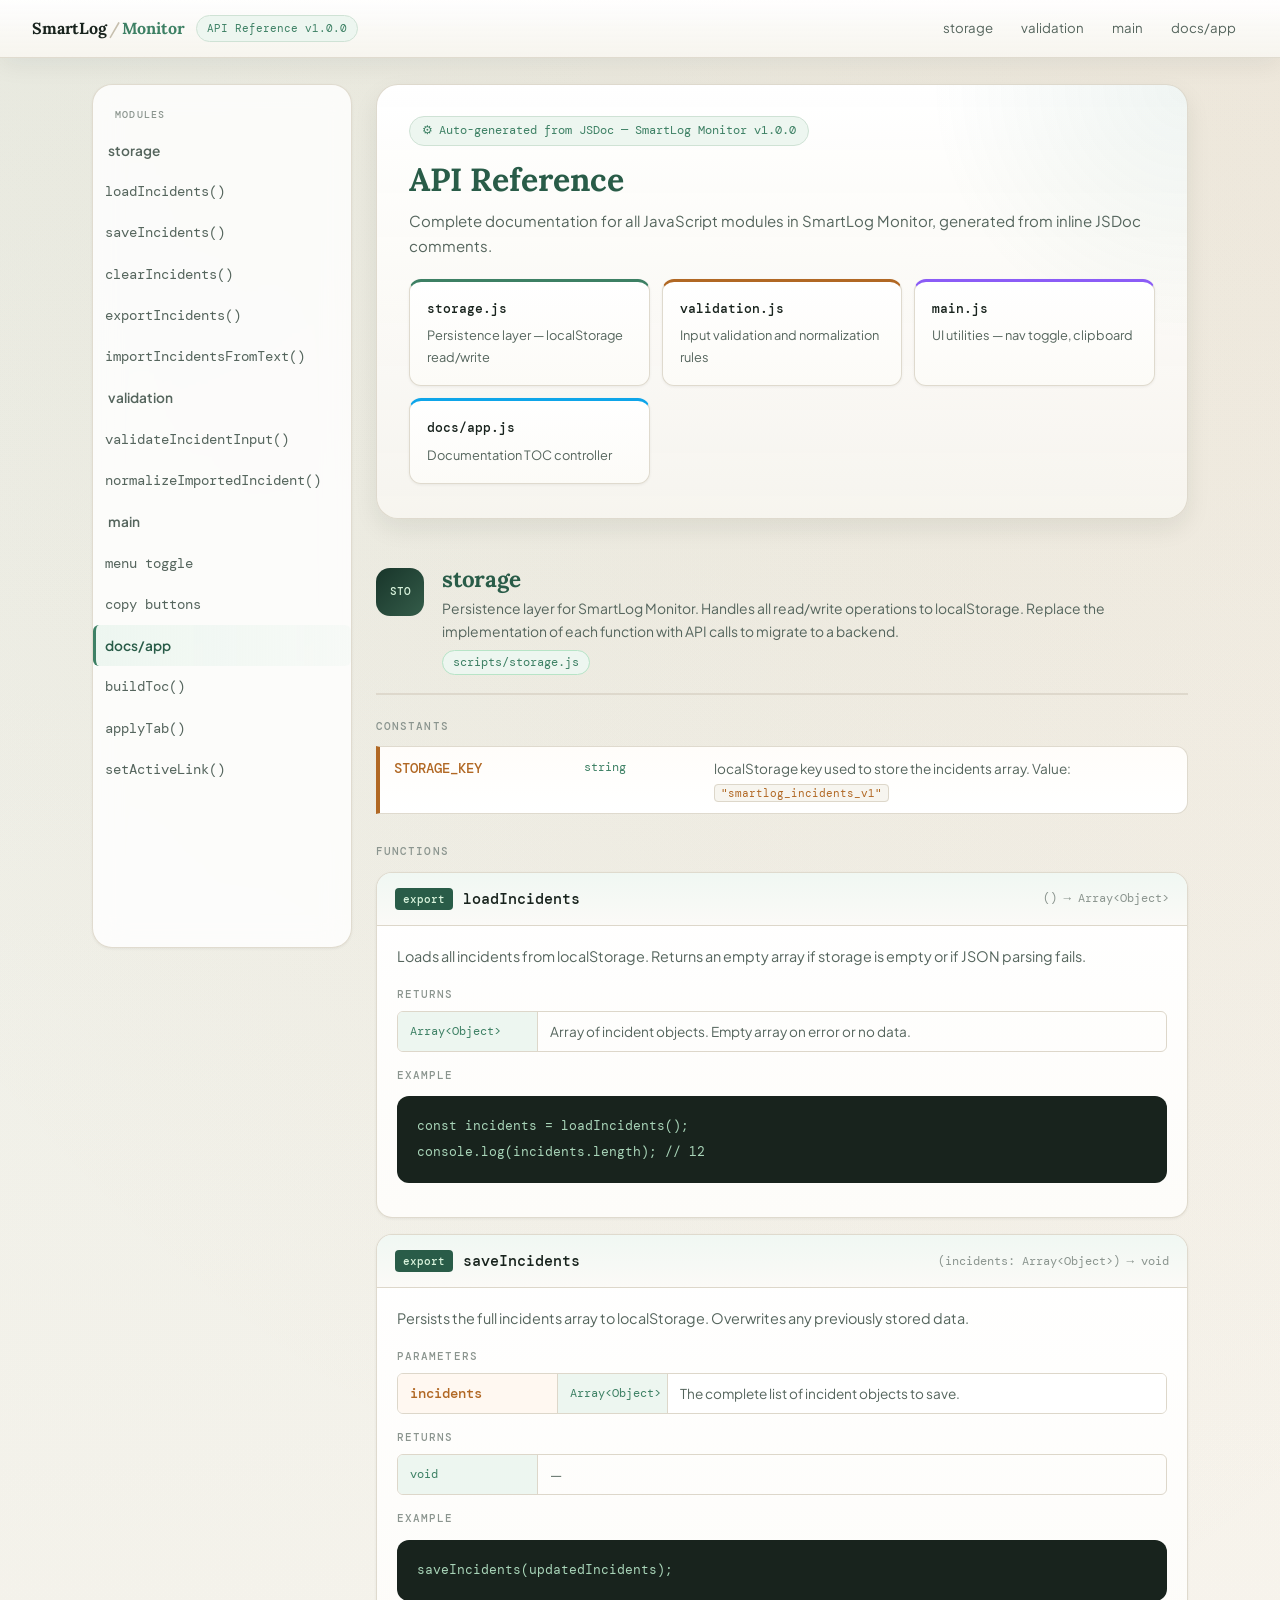
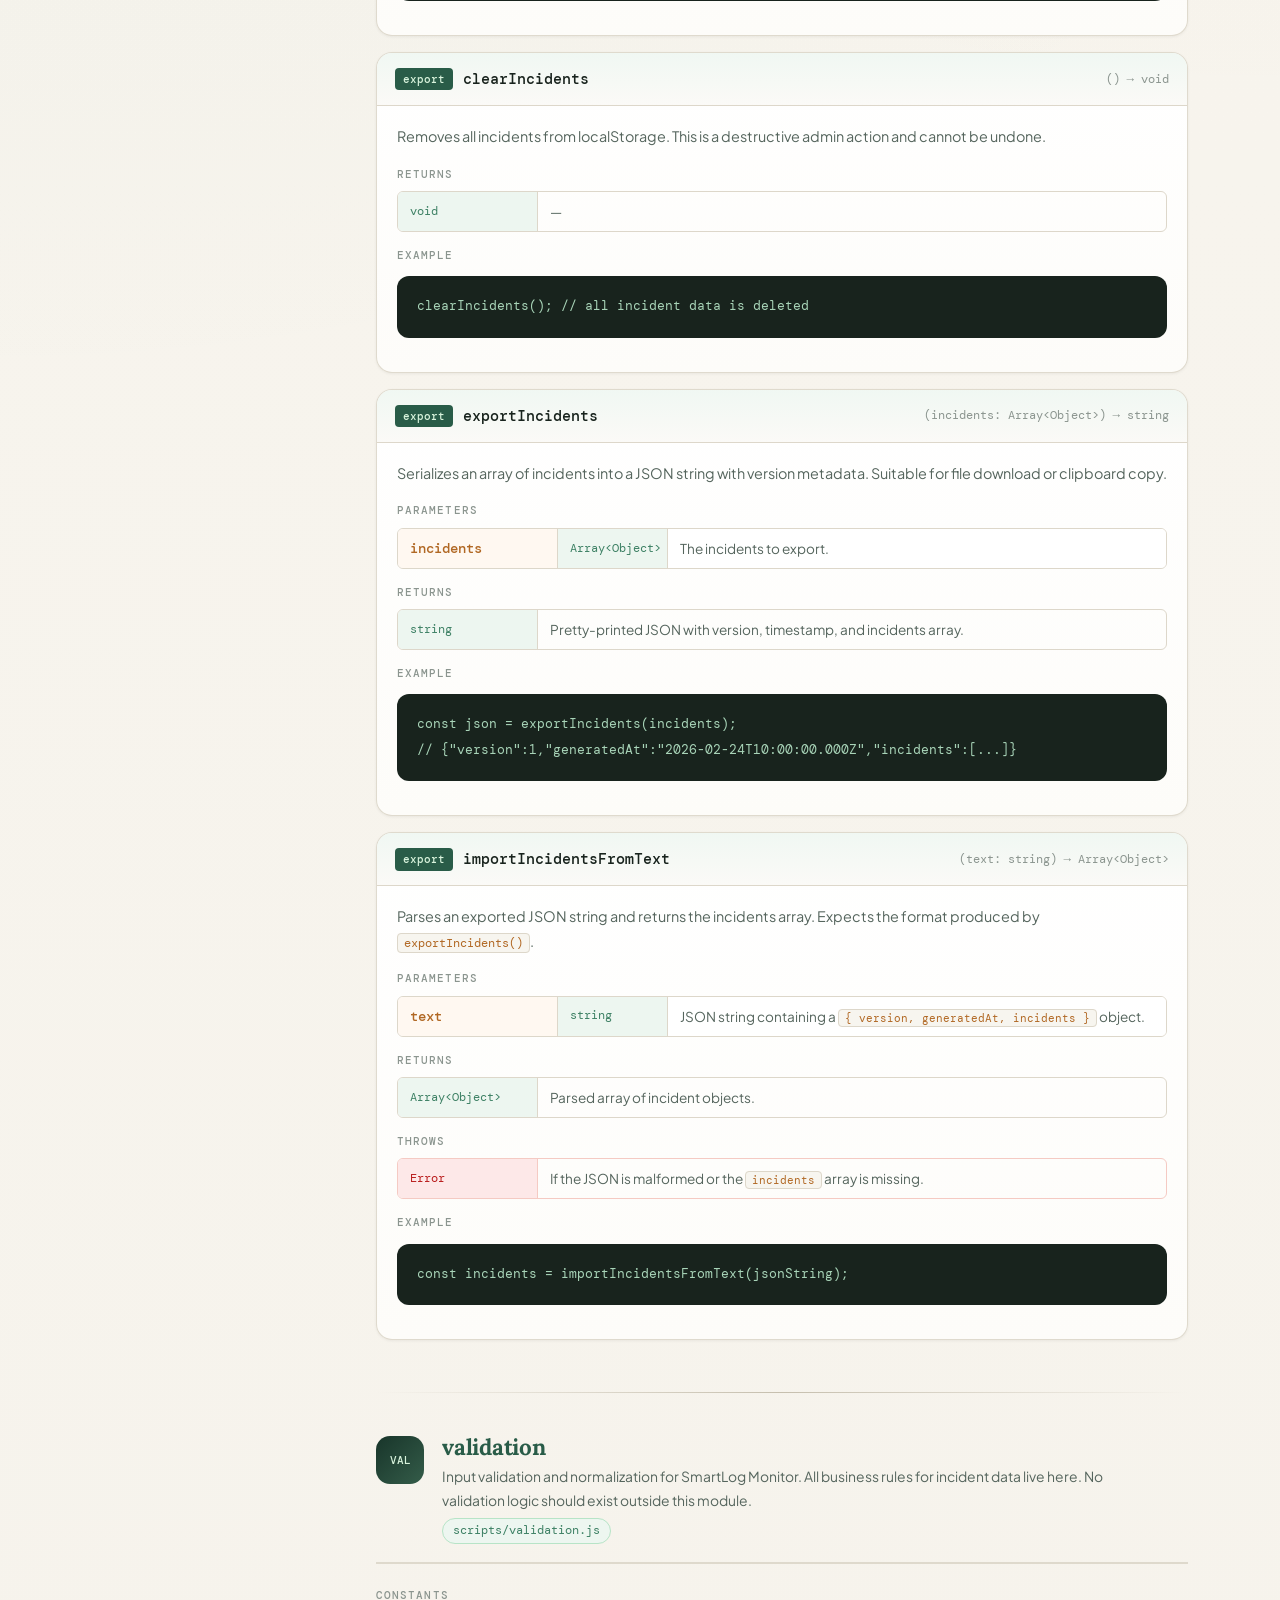
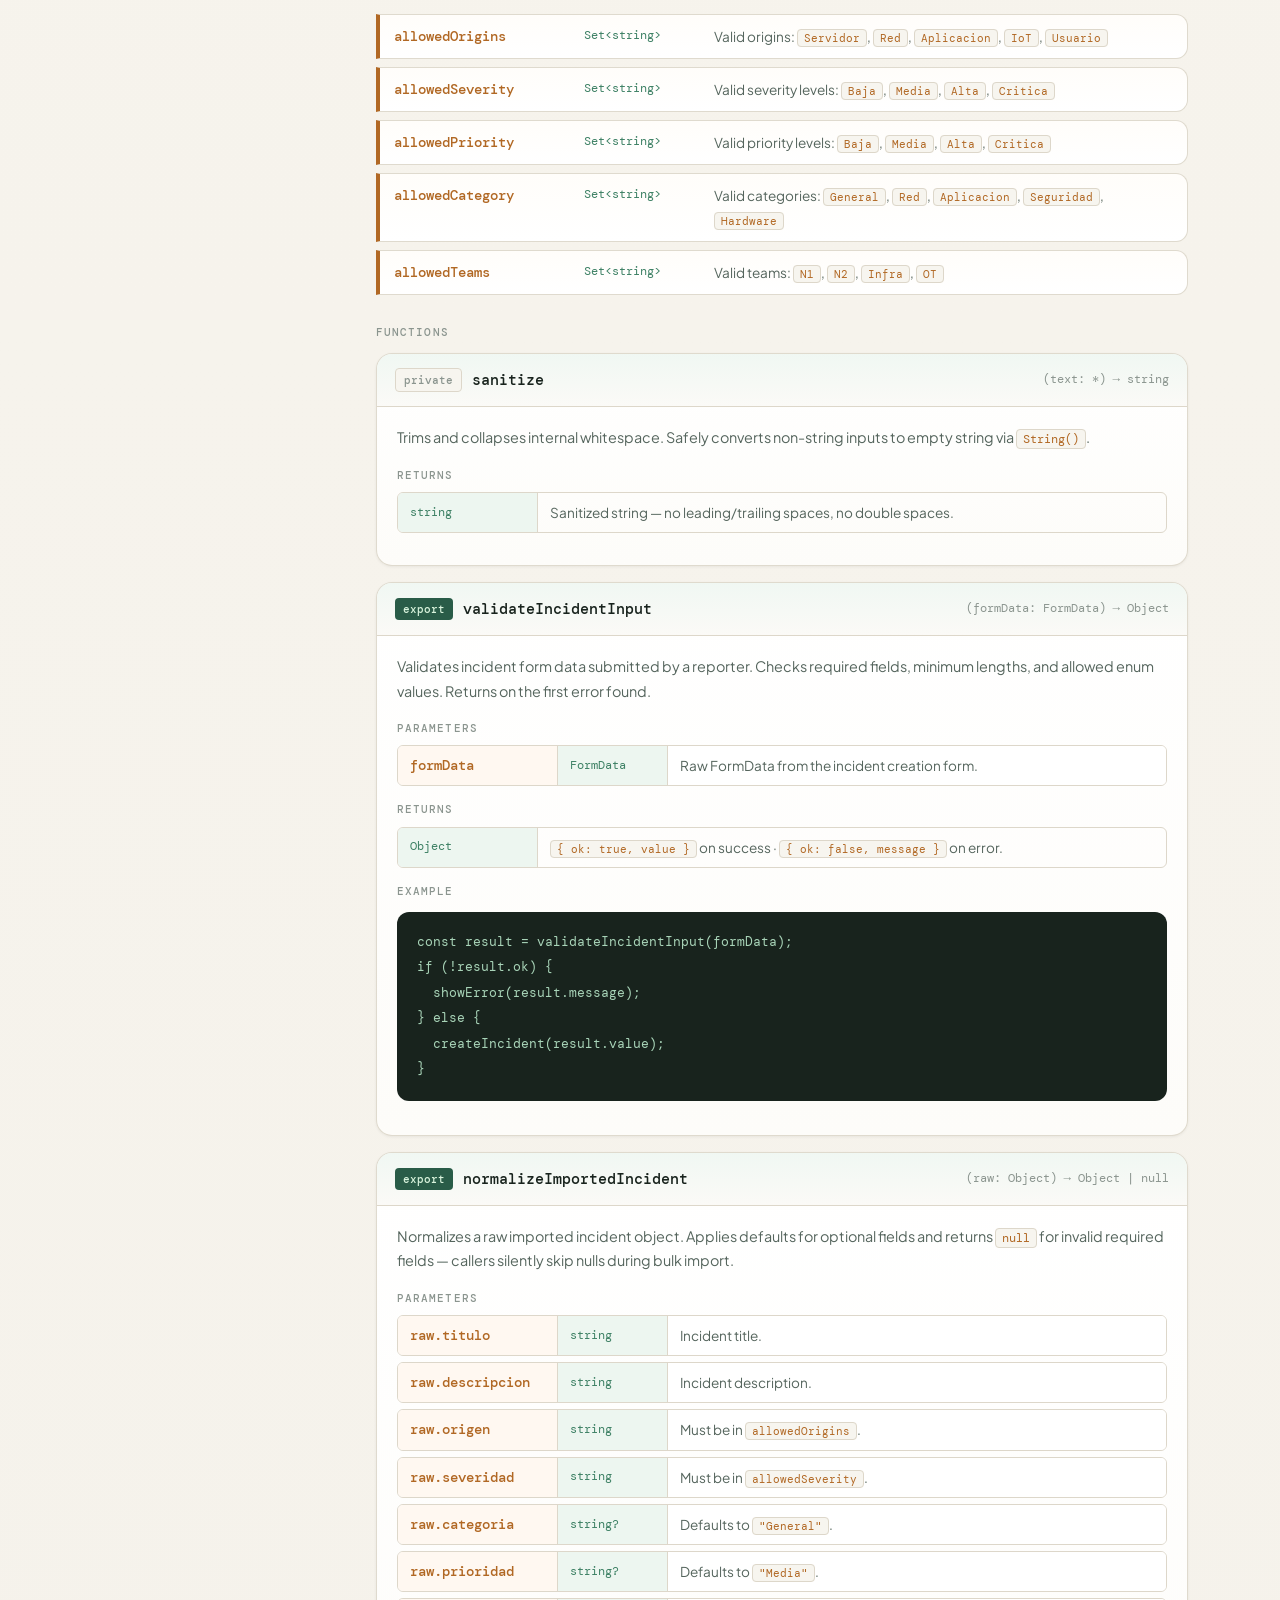
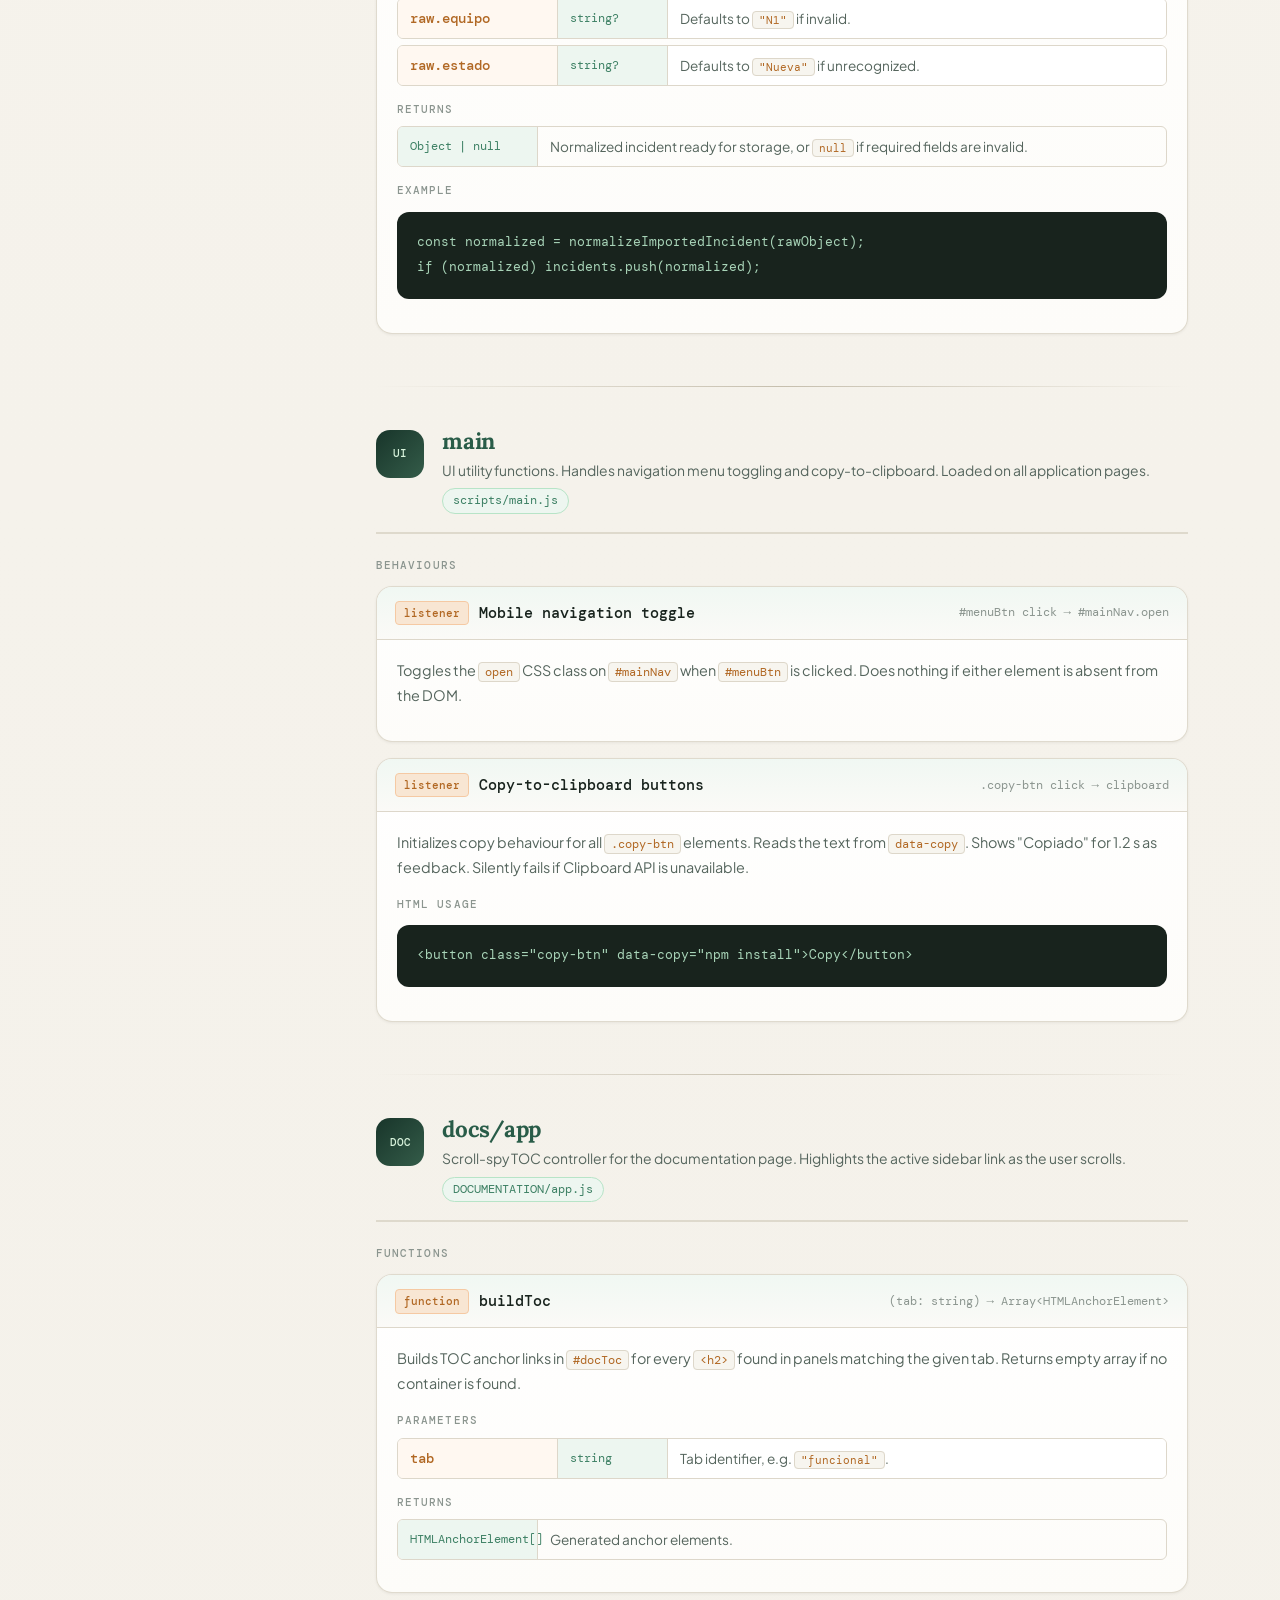
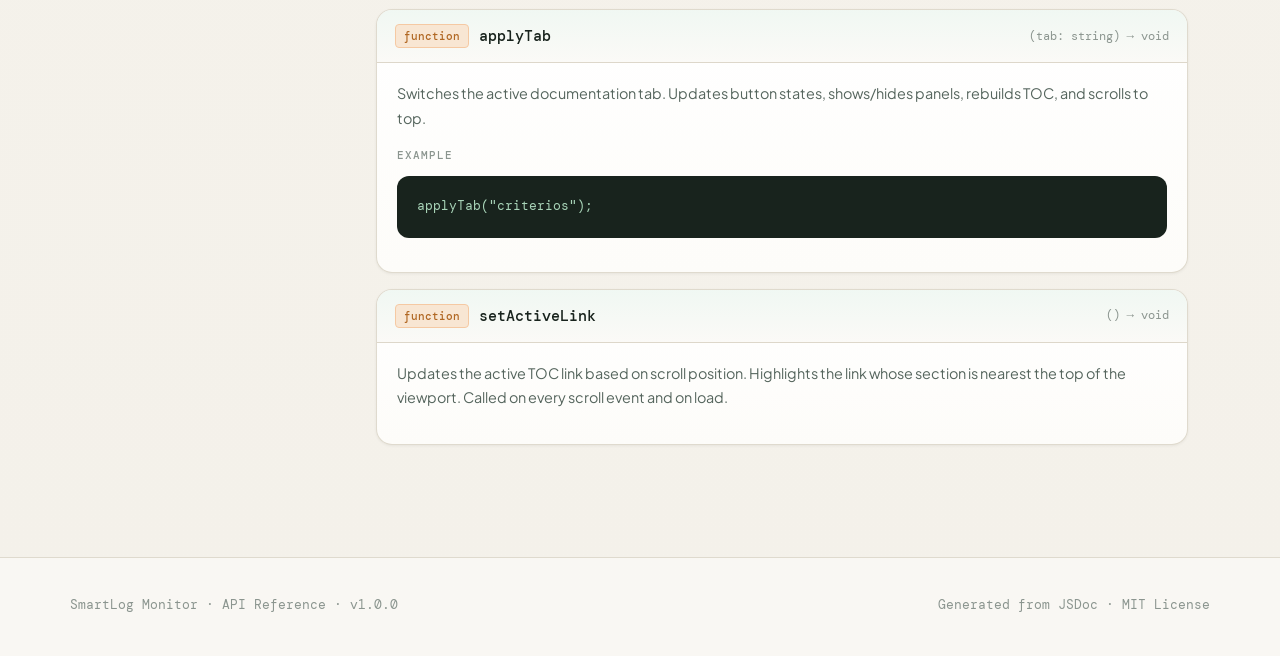
<file: DOCUMENTACION/api-reference.html>
<!doctype html>
<html lang="en">
<head>
  <meta charset="UTF-8">
  <meta name="viewport" content="width=device-width, initial-scale=1.0">
  <title>API Reference | SmartLog Monitor</title>
  <meta name="description" content="Auto-generated API reference for SmartLog Monitor JavaScript modules.">
  <link rel="stylesheet" href="./styles.css">
</head>
<body>
 
<header class="site-header">
  <div class="header-left">
    <div class="logo">SmartLog<span class="logo-sep">/</span><span class="logo-sub">Monitor</span></div>
    <span class="header-badge">API Reference v1.0.0</span>
  </div>
  <nav class="header-nav">
    <a href="#module-storage">storage</a>
    <a href="#module-validation">validation</a>
    <a href="#module-main">main</a>
    <a href="#module-docs-app">docs/app</a>
  </nav>
</header>
 
<div class="layout">
 
  <!-- SIDEBAR -->
  <aside class="sidebar">
    <div class="sidebar-group">
      <div class="sidebar-group-label">Modules</div>
 
      <a class="sidebar-module" href="#module-storage">storage</a>
      <a class="sidebar-fn" href="#fn-loadIncidents">loadIncidents()</a>
      <a class="sidebar-fn" href="#fn-saveIncidents">saveIncidents()</a>
      <a class="sidebar-fn" href="#fn-clearIncidents">clearIncidents()</a>
      <a class="sidebar-fn" href="#fn-exportIncidents">exportIncidents()</a>
      <a class="sidebar-fn" href="#fn-importIncidentsFromText">importIncidentsFromText()</a>
 
      <a class="sidebar-module" href="#module-validation">validation</a>
      <a class="sidebar-fn" href="#fn-validateIncidentInput">validateIncidentInput()</a>
      <a class="sidebar-fn" href="#fn-normalizeImportedIncident">normalizeImportedIncident()</a>
 
      <a class="sidebar-module" href="#module-main">main</a>
      <a class="sidebar-fn" href="#fn-menuToggle">menu toggle</a>
      <a class="sidebar-fn" href="#fn-copyButtons">copy buttons</a>
 
      <a class="sidebar-module" href="#module-docs-app">docs/app</a>
      <a class="sidebar-fn" href="#fn-buildToc">buildToc()</a>
      <a class="sidebar-fn" href="#fn-applyTab">applyTab()</a>
      <a class="sidebar-fn" href="#fn-setActiveLink">setActiveLink()</a>
    </div>
  </aside>
 
  <!-- MAIN -->
  <main class="main">
 
    <!-- INTRO -->
    <div class="intro">
      <div class="generated-label">Auto-generated from JSDoc — SmartLog Monitor v1.0.0</div>
      <h1>API Reference</h1>
      <p>Complete documentation for all JavaScript modules in SmartLog Monitor, generated from inline JSDoc comments.</p>
 
      <div class="module-index">
        <a class="module-card" href="#module-storage">
          <div class="module-card-name">storage.js</div>
          <p class="module-card-desc">Persistence layer — localStorage read/write</p>
        </a>
        <a class="module-card" href="#module-validation">
          <div class="module-card-name">validation.js</div>
          <p class="module-card-desc">Input validation and normalization rules</p>
        </a>
        <a class="module-card" href="#module-main">
          <div class="module-card-name">main.js</div>
          <p class="module-card-desc">UI utilities — nav toggle, clipboard</p>
        </a>
        <a class="module-card" href="#module-docs-app">
          <div class="module-card-name">docs/app.js</div>
          <p class="module-card-desc">Documentation TOC controller</p>
        </a>
      </div>
    </div>
 
    <!-- MODULE: storage -->
    <section class="module-section" id="module-storage">
      <div class="module-header">
        <div class="module-icon">STO</div>
        <div class="module-title">
          <h2>storage</h2>
          <p>Persistence layer for SmartLog Monitor. Handles all read/write operations to localStorage. Replace the implementation of each function with API calls to migrate to a backend.</p>
          <span class="module-path">scripts/storage.js</span>
        </div>
      </div>
 
      <div class="block-label" style="margin-bottom:10px">Constants</div>
      <div class="const-entry">
        <div class="const-name">STORAGE_KEY</div>
        <div class="const-type">string</div>
        <div class="const-desc">localStorage key used to store the incidents array. Value: <code>"smartlog_incidents_v1"</code></div>
      </div>
 
      <div style="height:20px"></div>
      <div class="block-label" style="margin-bottom:12px">Functions</div>
 
      <div class="fn-entry" id="fn-loadIncidents">
        <div class="fn-header">
          <span class="fn-badge exported">export</span>
          <span class="fn-name">loadIncidents</span>
          <span class="fn-signature">() → Array&lt;Object&gt;</span>
        </div>
        <div class="fn-body">
          <p class="fn-description">Loads all incidents from localStorage. Returns an empty array if storage is empty or if JSON parsing fails.</p>
          <div class="returns-block">
            <div class="block-label">Returns</div>
            <div class="returns-row">
              <div class="returns-type">Array&lt;Object&gt;</div>
              <div class="returns-desc">Array of incident objects. Empty array on error or no data.</div>
            </div>
          </div>
          <div class="example-block">
            <div class="block-label">Example</div>
            <pre><code>const incidents = loadIncidents();
console.log(incidents.length); // 12</code></pre>
          </div>
        </div>
      </div>
 
      <div class="fn-entry" id="fn-saveIncidents">
        <div class="fn-header">
          <span class="fn-badge exported">export</span>
          <span class="fn-name">saveIncidents</span>
          <span class="fn-signature">(incidents: Array&lt;Object&gt;) → void</span>
        </div>
        <div class="fn-body">
          <p class="fn-description">Persists the full incidents array to localStorage. Overwrites any previously stored data.</p>
          <div class="params-block">
            <div class="block-label">Parameters</div>
            <div class="param-row">
              <div class="param-name">incidents</div>
              <div class="param-type">Array&lt;Object&gt;</div>
              <div class="param-desc">The complete list of incident objects to save.</div>
            </div>
          </div>
          <div class="returns-block">
            <div class="block-label">Returns</div>
            <div class="returns-row">
              <div class="returns-type">void</div>
              <div class="returns-desc">—</div>
            </div>
          </div>
          <div class="example-block">
            <div class="block-label">Example</div>
            <pre><code>saveIncidents(updatedIncidents);</code></pre>
          </div>
        </div>
      </div>
 
      <div class="fn-entry" id="fn-clearIncidents">
        <div class="fn-header">
          <span class="fn-badge exported">export</span>
          <span class="fn-name">clearIncidents</span>
          <span class="fn-signature">() → void</span>
        </div>
        <div class="fn-body">
          <p class="fn-description">Removes all incidents from localStorage. This is a destructive admin action and cannot be undone.</p>
          <div class="returns-block">
            <div class="block-label">Returns</div>
            <div class="returns-row">
              <div class="returns-type">void</div>
              <div class="returns-desc">—</div>
            </div>
          </div>
          <div class="example-block">
            <div class="block-label">Example</div>
            <pre><code>clearIncidents(); // all incident data is deleted</code></pre>
          </div>
        </div>
      </div>
 
      <div class="fn-entry" id="fn-exportIncidents">
        <div class="fn-header">
          <span class="fn-badge exported">export</span>
          <span class="fn-name">exportIncidents</span>
          <span class="fn-signature">(incidents: Array&lt;Object&gt;) → string</span>
        </div>
        <div class="fn-body">
          <p class="fn-description">Serializes an array of incidents into a JSON string with version metadata. Suitable for file download or clipboard copy.</p>
          <div class="params-block">
            <div class="block-label">Parameters</div>
            <div class="param-row">
              <div class="param-name">incidents</div>
              <div class="param-type">Array&lt;Object&gt;</div>
              <div class="param-desc">The incidents to export.</div>
            </div>
          </div>
          <div class="returns-block">
            <div class="block-label">Returns</div>
            <div class="returns-row">
              <div class="returns-type">string</div>
              <div class="returns-desc">Pretty-printed JSON with version, timestamp, and incidents array.</div>
            </div>
          </div>
          <div class="example-block">
            <div class="block-label">Example</div>
            <pre><code>const json = exportIncidents(incidents);
// {"version":1,"generatedAt":"2026-02-24T10:00:00.000Z","incidents":[...]}</code></pre>
          </div>
        </div>
      </div>
 
      <div class="fn-entry" id="fn-importIncidentsFromText">
        <div class="fn-header">
          <span class="fn-badge exported">export</span>
          <span class="fn-name">importIncidentsFromText</span>
          <span class="fn-signature">(text: string) → Array&lt;Object&gt;</span>
        </div>
        <div class="fn-body">
          <p class="fn-description">Parses an exported JSON string and returns the incidents array. Expects the format produced by <code>exportIncidents()</code>.</p>
          <div class="params-block">
            <div class="block-label">Parameters</div>
            <div class="param-row">
              <div class="param-name">text</div>
              <div class="param-type">string</div>
              <div class="param-desc">JSON string containing a <code>&#123; version, generatedAt, incidents &#125;</code> object.</div>
            </div>
          </div>
          <div class="returns-block">
            <div class="block-label">Returns</div>
            <div class="returns-row">
              <div class="returns-type">Array&lt;Object&gt;</div>
              <div class="returns-desc">Parsed array of incident objects.</div>
            </div>
          </div>
          <div class="throws-block">
            <div class="block-label">Throws</div>
            <div class="throws-row">
              <div class="throws-type">Error</div>
              <div class="throws-desc">If the JSON is malformed or the <code>incidents</code> array is missing.</div>
            </div>
          </div>
          <div class="example-block">
            <div class="block-label">Example</div>
            <pre><code>const incidents = importIncidentsFromText(jsonString);</code></pre>
          </div>
        </div>
      </div>
    </section>
 
    <div class="section-divider"></div>
 
    <!-- MODULE: validation -->
    <section class="module-section" id="module-validation">
      <div class="module-header">
        <div class="module-icon">VAL</div>
        <div class="module-title">
          <h2>validation</h2>
          <p>Input validation and normalization for SmartLog Monitor. All business rules for incident data live here. No validation logic should exist outside this module.</p>
          <span class="module-path">scripts/validation.js</span>
        </div>
      </div>
 
      <div class="block-label" style="margin-bottom:10px">Constants</div>
      <div class="const-entry"><div class="const-name">allowedOrigins</div><div class="const-type">Set&lt;string&gt;</div><div class="const-desc">Valid origins: <code>Servidor</code>, <code>Red</code>, <code>Aplicacion</code>, <code>IoT</code>, <code>Usuario</code></div></div>
      <div class="const-entry"><div class="const-name">allowedSeverity</div><div class="const-type">Set&lt;string&gt;</div><div class="const-desc">Valid severity levels: <code>Baja</code>, <code>Media</code>, <code>Alta</code>, <code>Critica</code></div></div>
      <div class="const-entry"><div class="const-name">allowedPriority</div><div class="const-type">Set&lt;string&gt;</div><div class="const-desc">Valid priority levels: <code>Baja</code>, <code>Media</code>, <code>Alta</code>, <code>Critica</code></div></div>
      <div class="const-entry"><div class="const-name">allowedCategory</div><div class="const-type">Set&lt;string&gt;</div><div class="const-desc">Valid categories: <code>General</code>, <code>Red</code>, <code>Aplicacion</code>, <code>Seguridad</code>, <code>Hardware</code></div></div>
      <div class="const-entry"><div class="const-name">allowedTeams</div><div class="const-type">Set&lt;string&gt;</div><div class="const-desc">Valid teams: <code>N1</code>, <code>N2</code>, <code>Infra</code>, <code>OT</code></div></div>
 
      <div style="height:20px"></div>
      <div class="block-label" style="margin-bottom:12px">Functions</div>
 
      <div class="fn-entry">
        <div class="fn-header">
          <span class="fn-badge private">private</span>
          <span class="fn-name">sanitize</span>
          <span class="fn-signature">(text: *) → string</span>
        </div>
        <div class="fn-body">
          <p class="fn-description">Trims and collapses internal whitespace. Safely converts non-string inputs to empty string via <code>String()</code>.</p>
          <div class="returns-block">
            <div class="block-label">Returns</div>
            <div class="returns-row">
              <div class="returns-type">string</div>
              <div class="returns-desc">Sanitized string — no leading/trailing spaces, no double spaces.</div>
            </div>
          </div>
        </div>
      </div>
 
      <div class="fn-entry" id="fn-validateIncidentInput">
        <div class="fn-header">
          <span class="fn-badge exported">export</span>
          <span class="fn-name">validateIncidentInput</span>
          <span class="fn-signature">(formData: FormData) → Object</span>
        </div>
        <div class="fn-body">
          <p class="fn-description">Validates incident form data submitted by a reporter. Checks required fields, minimum lengths, and allowed enum values. Returns on the first error found.</p>
          <div class="params-block">
            <div class="block-label">Parameters</div>
            <div class="param-row">
              <div class="param-name">formData</div>
              <div class="param-type">FormData</div>
              <div class="param-desc">Raw FormData from the incident creation form.</div>
            </div>
          </div>
          <div class="returns-block">
            <div class="block-label">Returns</div>
            <div class="returns-row">
              <div class="returns-type">Object</div>
              <div class="returns-desc"><code>&#123; ok: true, value &#125;</code> on success · <code>&#123; ok: false, message &#125;</code> on error.</div>
            </div>
          </div>
          <div class="example-block">
            <div class="block-label">Example</div>
            <pre><code>const result = validateIncidentInput(formData);
if (!result.ok) {
  showError(result.message);
} else {
  createIncident(result.value);
}</code></pre>
          </div>
        </div>
      </div>
 
      <div class="fn-entry" id="fn-normalizeImportedIncident">
        <div class="fn-header">
          <span class="fn-badge exported">export</span>
          <span class="fn-name">normalizeImportedIncident</span>
          <span class="fn-signature">(raw: Object) → Object | null</span>
        </div>
        <div class="fn-body">
          <p class="fn-description">Normalizes a raw imported incident object. Applies defaults for optional fields and returns <code>null</code> for invalid required fields — callers silently skip nulls during bulk import.</p>
          <div class="params-block">
            <div class="block-label">Parameters</div>
            <div class="param-row"><div class="param-name">raw.titulo</div><div class="param-type">string</div><div class="param-desc">Incident title.</div></div>
            <div class="param-row"><div class="param-name">raw.descripcion</div><div class="param-type">string</div><div class="param-desc">Incident description.</div></div>
            <div class="param-row"><div class="param-name">raw.origen</div><div class="param-type">string</div><div class="param-desc">Must be in <code>allowedOrigins</code>.</div></div>
            <div class="param-row"><div class="param-name">raw.severidad</div><div class="param-type">string</div><div class="param-desc">Must be in <code>allowedSeverity</code>.</div></div>
            <div class="param-row"><div class="param-name">raw.categoria</div><div class="param-type">string?</div><div class="param-desc">Defaults to <code>"General"</code>.</div></div>
            <div class="param-row"><div class="param-name">raw.prioridad</div><div class="param-type">string?</div><div class="param-desc">Defaults to <code>"Media"</code>.</div></div>
            <div class="param-row"><div class="param-name">raw.equipo</div><div class="param-type">string?</div><div class="param-desc">Defaults to <code>"N1"</code> if invalid.</div></div>
            <div class="param-row"><div class="param-name">raw.estado</div><div class="param-type">string?</div><div class="param-desc">Defaults to <code>"Nueva"</code> if unrecognized.</div></div>
          </div>
          <div class="returns-block">
            <div class="block-label">Returns</div>
            <div class="returns-row">
              <div class="returns-type">Object | null</div>
              <div class="returns-desc">Normalized incident ready for storage, or <code>null</code> if required fields are invalid.</div>
            </div>
          </div>
          <div class="example-block">
            <div class="block-label">Example</div>
            <pre><code>const normalized = normalizeImportedIncident(rawObject);
if (normalized) incidents.push(normalized);</code></pre>
          </div>
        </div>
      </div>
    </section>
 
    <div class="section-divider"></div>
 
    <!-- MODULE: main -->
    <section class="module-section" id="module-main">
      <div class="module-header">
        <div class="module-icon">UI</div>
        <div class="module-title">
          <h2>main</h2>
          <p>UI utility functions. Handles navigation menu toggling and copy-to-clipboard. Loaded on all application pages.</p>
          <span class="module-path">scripts/main.js</span>
        </div>
      </div>
 
      <div class="block-label" style="margin-bottom:12px">Behaviours</div>
 
      <div class="fn-entry" id="fn-menuToggle">
        <div class="fn-header">
          <span class="fn-badge">listener</span>
          <span class="fn-name">Mobile navigation toggle</span>
          <span class="fn-signature">#menuBtn click → #mainNav.open</span>
        </div>
        <div class="fn-body">
          <p class="fn-description">Toggles the <code>open</code> CSS class on <code>#mainNav</code> when <code>#menuBtn</code> is clicked. Does nothing if either element is absent from the DOM.</p>
        </div>
      </div>
 
      <div class="fn-entry" id="fn-copyButtons">
        <div class="fn-header">
          <span class="fn-badge">listener</span>
          <span class="fn-name">Copy-to-clipboard buttons</span>
          <span class="fn-signature">.copy-btn click → clipboard</span>
        </div>
        <div class="fn-body">
          <p class="fn-description">Initializes copy behaviour for all <code>.copy-btn</code> elements. Reads the text from <code>data-copy</code>. Shows "Copiado" for 1.2 s as feedback. Silently fails if Clipboard API is unavailable.</p>
          <div class="example-block">
            <div class="block-label">HTML Usage</div>
            <pre><code>&lt;button class="copy-btn" data-copy="npm install"&gt;Copy&lt;/button&gt;</code></pre>
          </div>
        </div>
      </div>
    </section>
 
    <div class="section-divider"></div>
 
    <!-- MODULE: docs/app -->
    <section class="module-section" id="module-docs-app">
      <div class="module-header">
        <div class="module-icon">DOC</div>
        <div class="module-title">
          <h2>docs/app</h2>
          <p>Scroll-spy TOC controller for the documentation page. Highlights the active sidebar link as the user scrolls.</p>
          <span class="module-path">DOCUMENTATION/app.js</span>
        </div>
      </div>
 
      <div class="block-label" style="margin-bottom:12px">Functions</div>
 
      <div class="fn-entry" id="fn-buildToc">
        <div class="fn-header">
          <span class="fn-badge">function</span>
          <span class="fn-name">buildToc</span>
          <span class="fn-signature">(tab: string) → Array&lt;HTMLAnchorElement&gt;</span>
        </div>
        <div class="fn-body">
          <p class="fn-description">Builds TOC anchor links in <code>#docToc</code> for every <code>&lt;h2&gt;</code> found in panels matching the given tab. Returns empty array if no container is found.</p>
          <div class="params-block">
            <div class="block-label">Parameters</div>
            <div class="param-row">
              <div class="param-name">tab</div>
              <div class="param-type">string</div>
              <div class="param-desc">Tab identifier, e.g. <code>"funcional"</code>.</div>
            </div>
          </div>
          <div class="returns-block">
            <div class="block-label">Returns</div>
            <div class="returns-row">
              <div class="returns-type">HTMLAnchorElement[]</div>
              <div class="returns-desc">Generated anchor elements.</div>
            </div>
          </div>
        </div>
      </div>
 
      <div class="fn-entry" id="fn-applyTab">
        <div class="fn-header">
          <span class="fn-badge">function</span>
          <span class="fn-name">applyTab</span>
          <span class="fn-signature">(tab: string) → void</span>
        </div>
        <div class="fn-body">
          <p class="fn-description">Switches the active documentation tab. Updates button states, shows/hides panels, rebuilds TOC, and scrolls to top.</p>
          <div class="example-block">
            <div class="block-label">Example</div>
            <pre><code>applyTab("criterios");</code></pre>
          </div>
        </div>
      </div>
 
      <div class="fn-entry" id="fn-setActiveLink">
        <div class="fn-header">
          <span class="fn-badge">function</span>
          <span class="fn-name">setActiveLink</span>
          <span class="fn-signature">() → void</span>
        </div>
        <div class="fn-body">
          <p class="fn-description">Updates the active TOC link based on scroll position. Highlights the link whose section is nearest the top of the viewport. Called on every scroll event and on load.</p>
        </div>
      </div>
    </section>
 
  </main>
</div>
 
<footer class="footer">
  <div class="footer-row">
    <span>SmartLog Monitor · API Reference · v1.0.0</span>
    <span>Generated from JSDoc · MIT License</span>
  </div>
</footer>
 
<script>
  const sections = document.querySelectorAll('.module-section');
  const sidebarModules = document.querySelectorAll('.sidebar-module');
 
  const obs = new IntersectionObserver((entries) => {
    entries.forEach(e => {
      if (e.isIntersecting) {
        sidebarModules.forEach(l => l.classList.remove('active'));
        const match = document.querySelector(`.sidebar-module[href="#${e.target.id}"]`);
        if (match) match.classList.add('active');
      }
    });
  }, { rootMargin: '-10% 0px -80% 0px' });
 
  sections.forEach(s => obs.observe(s));
</script>
 
</body>
</html>
</file>
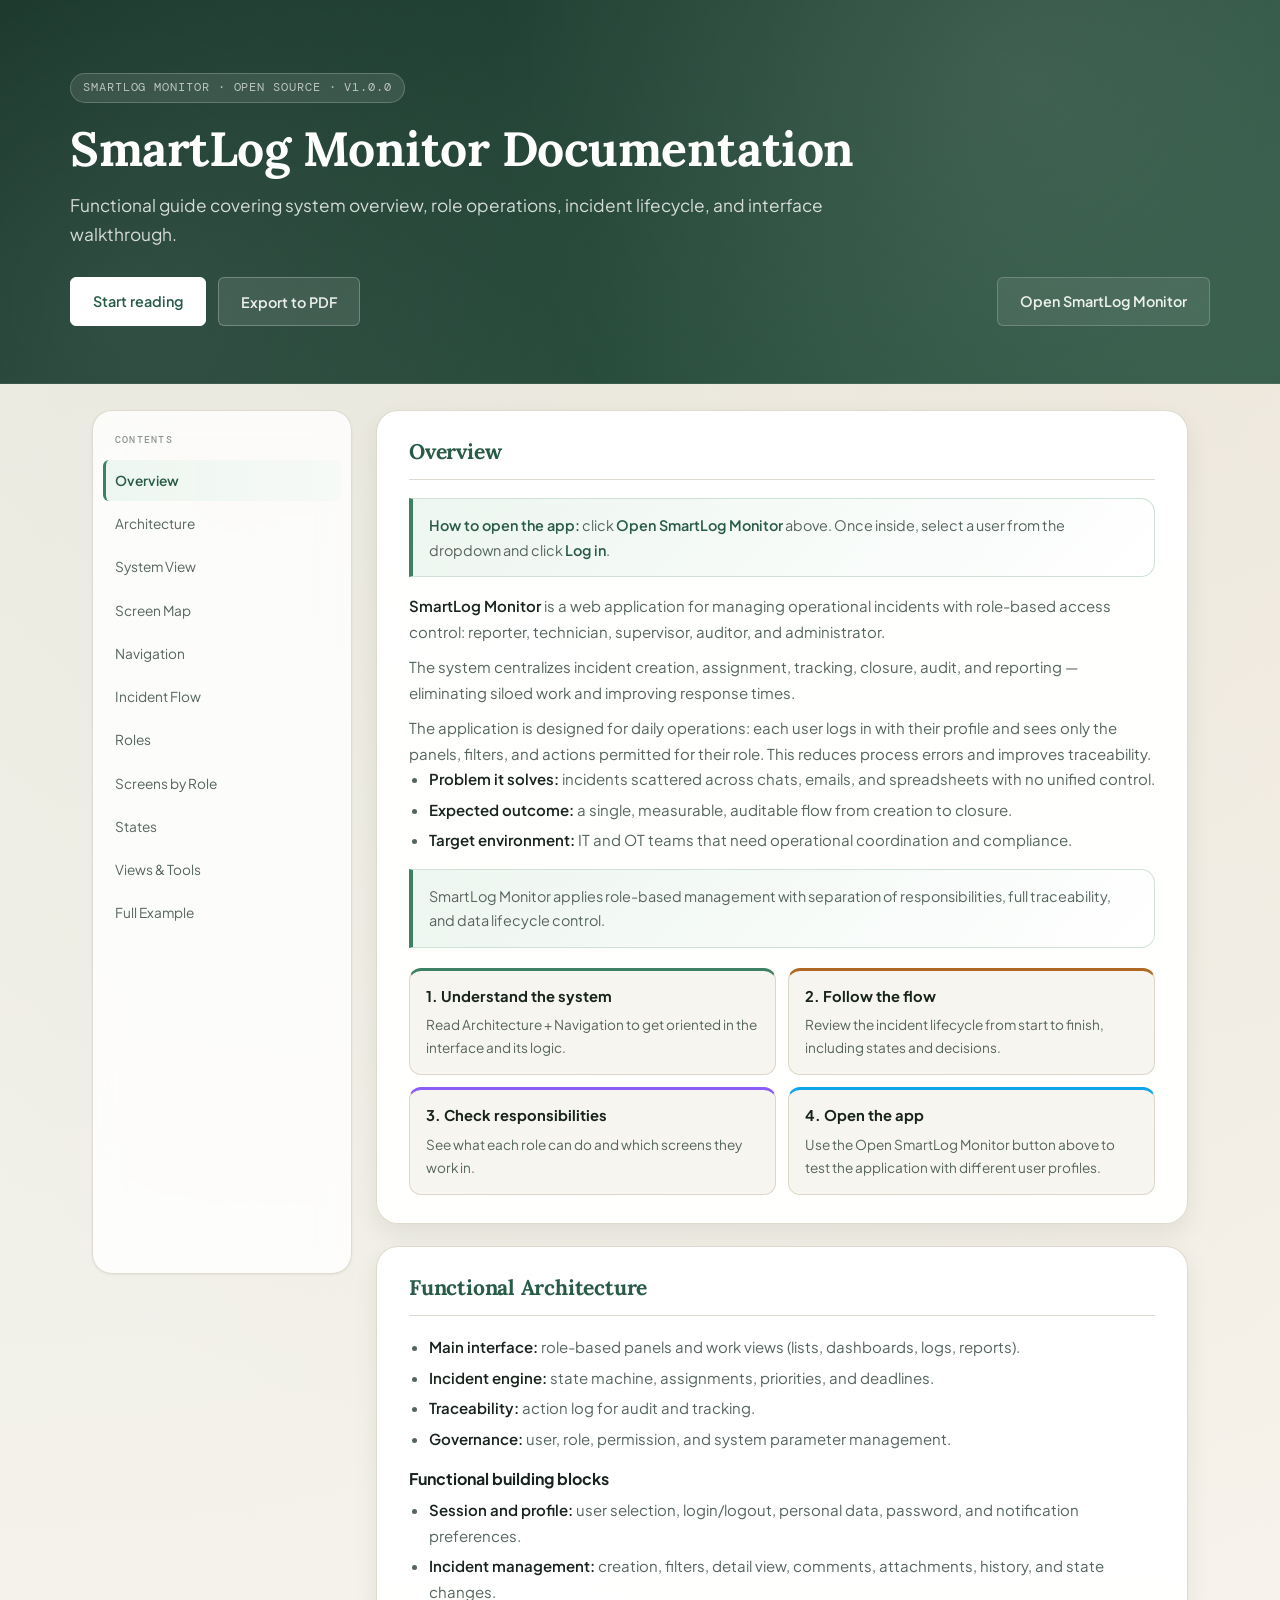
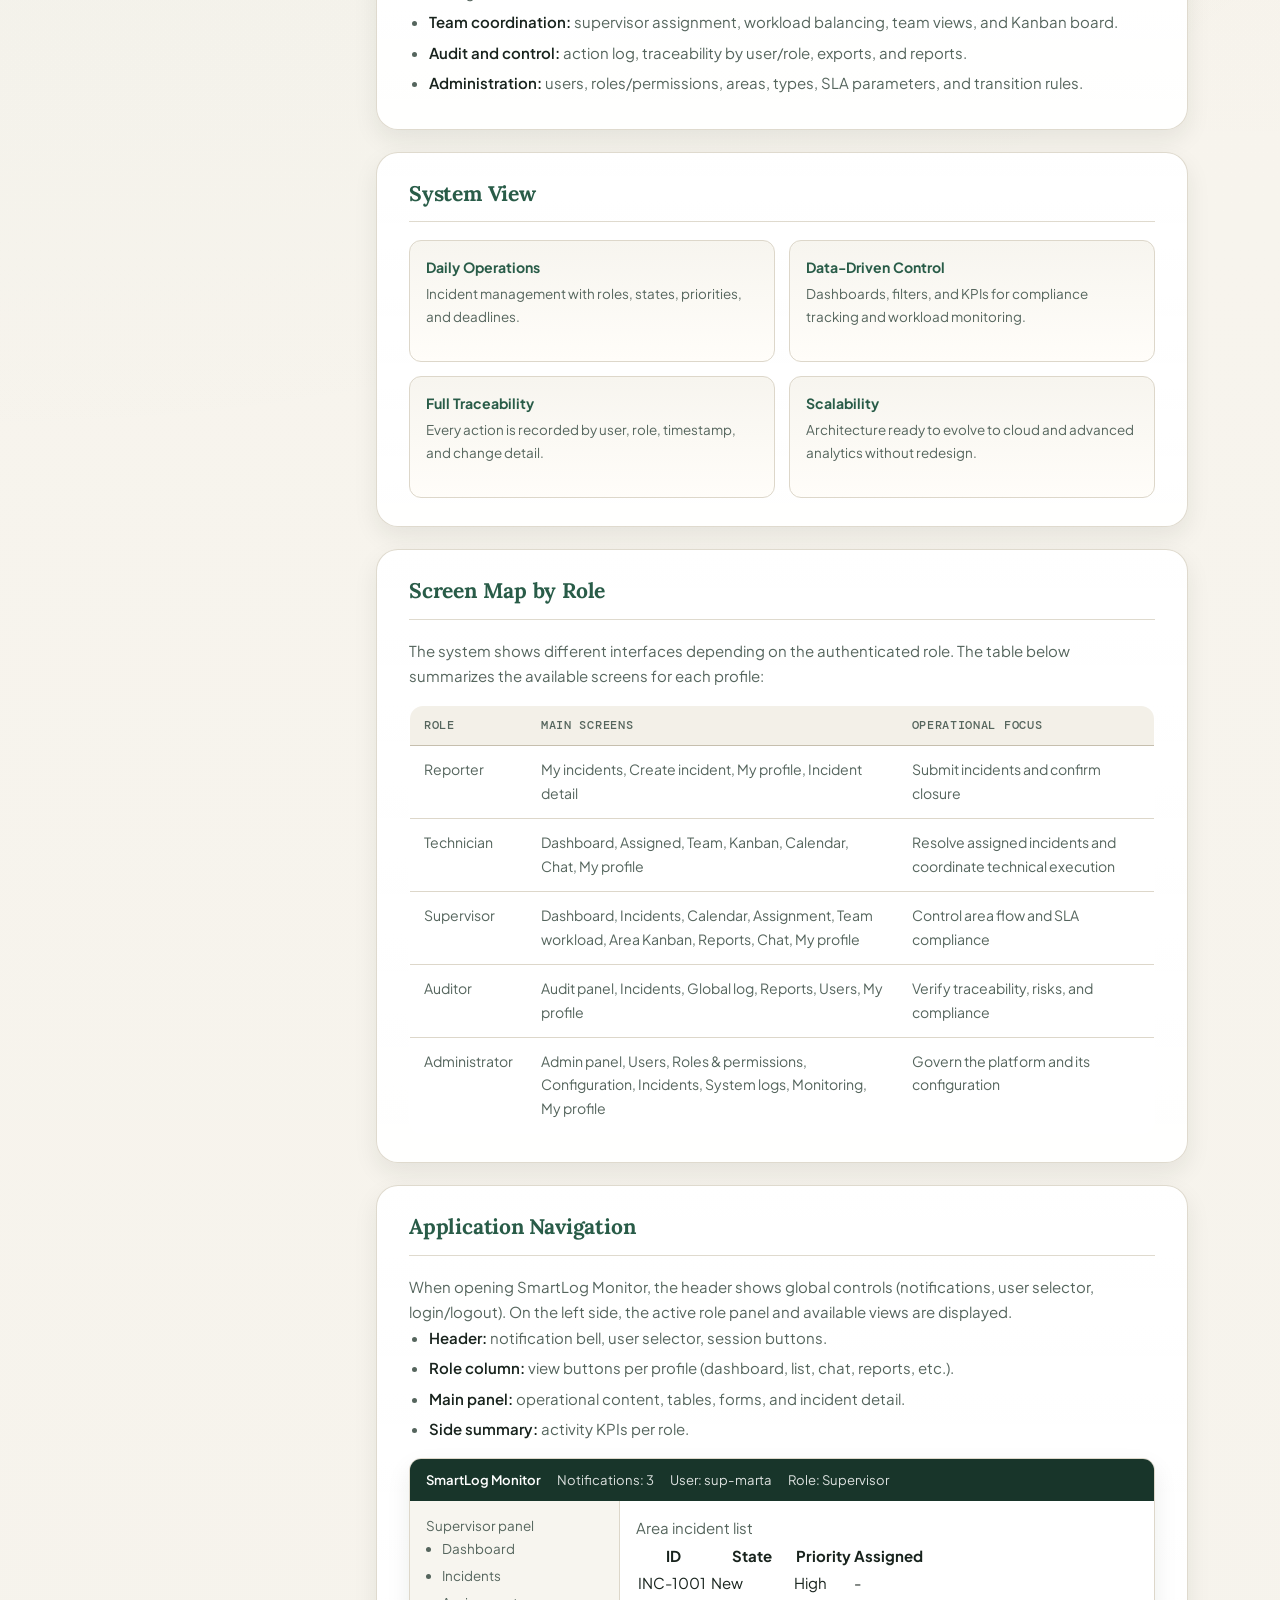
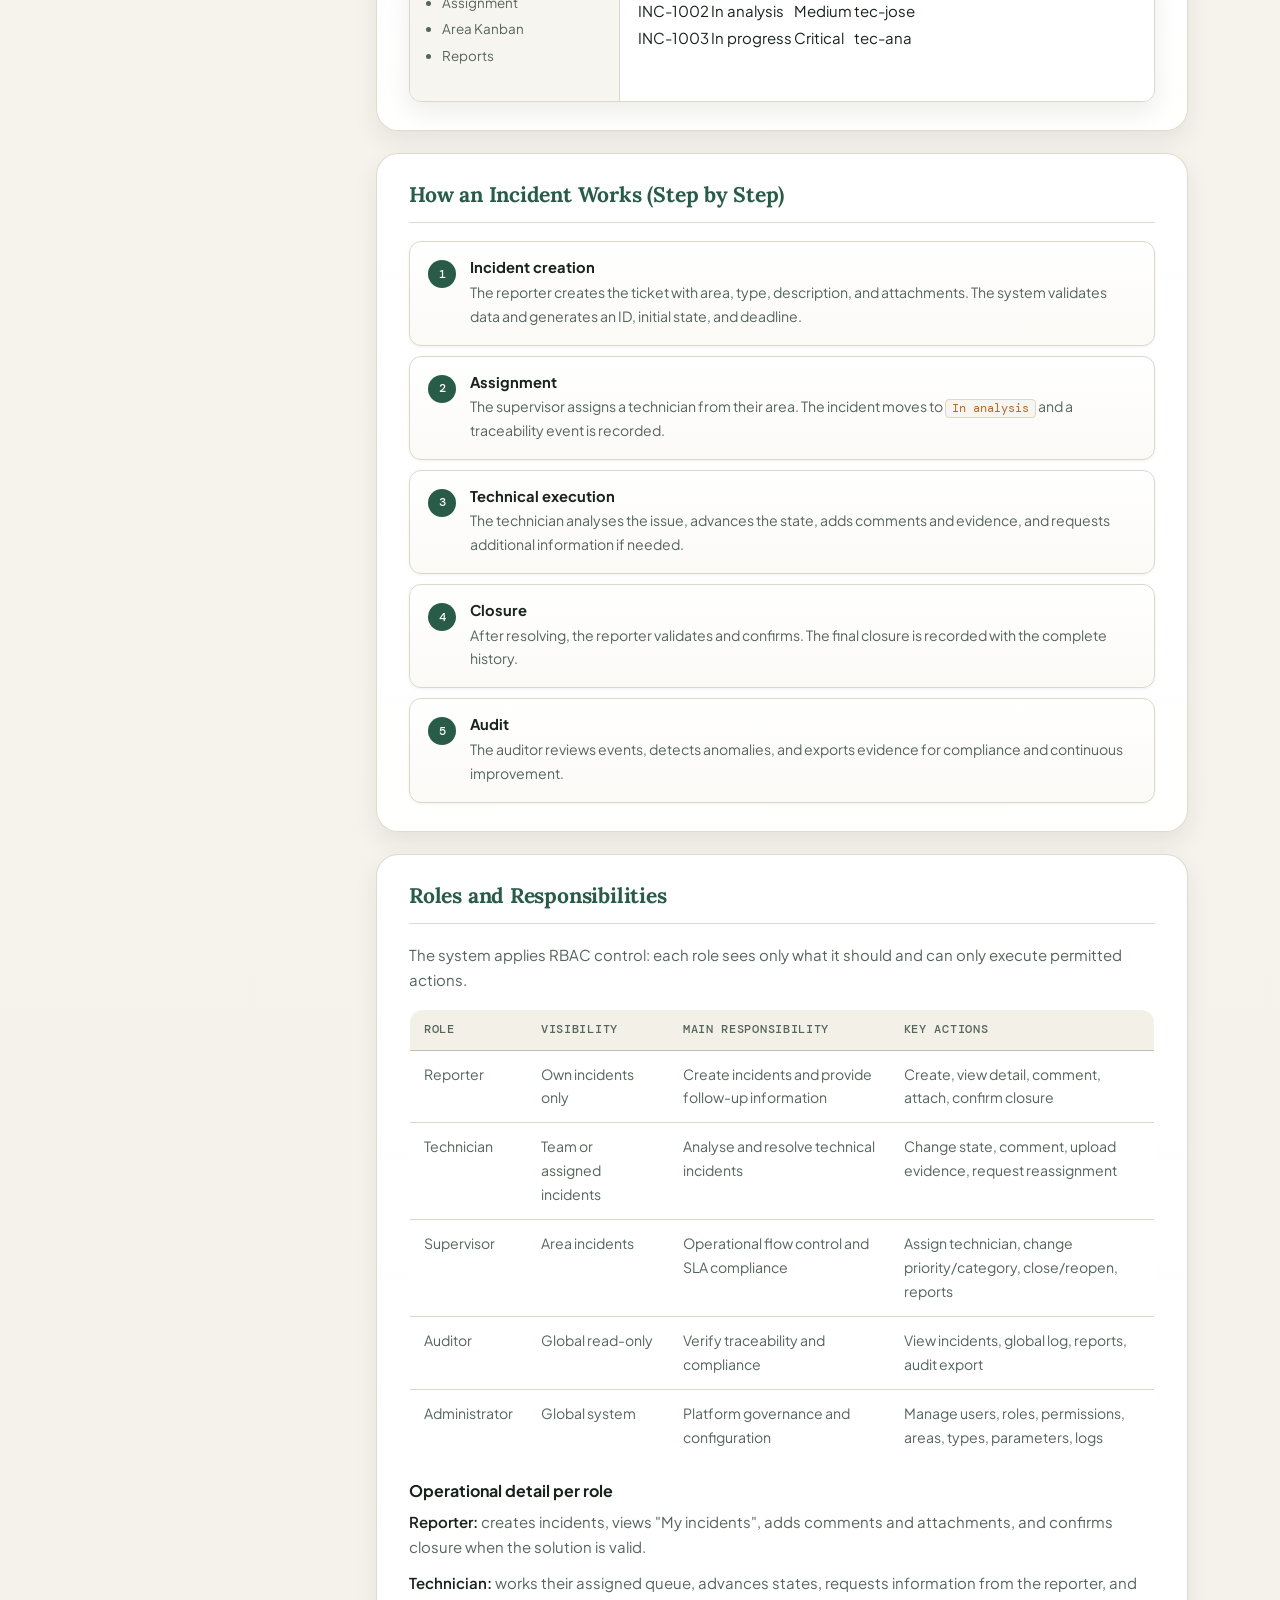
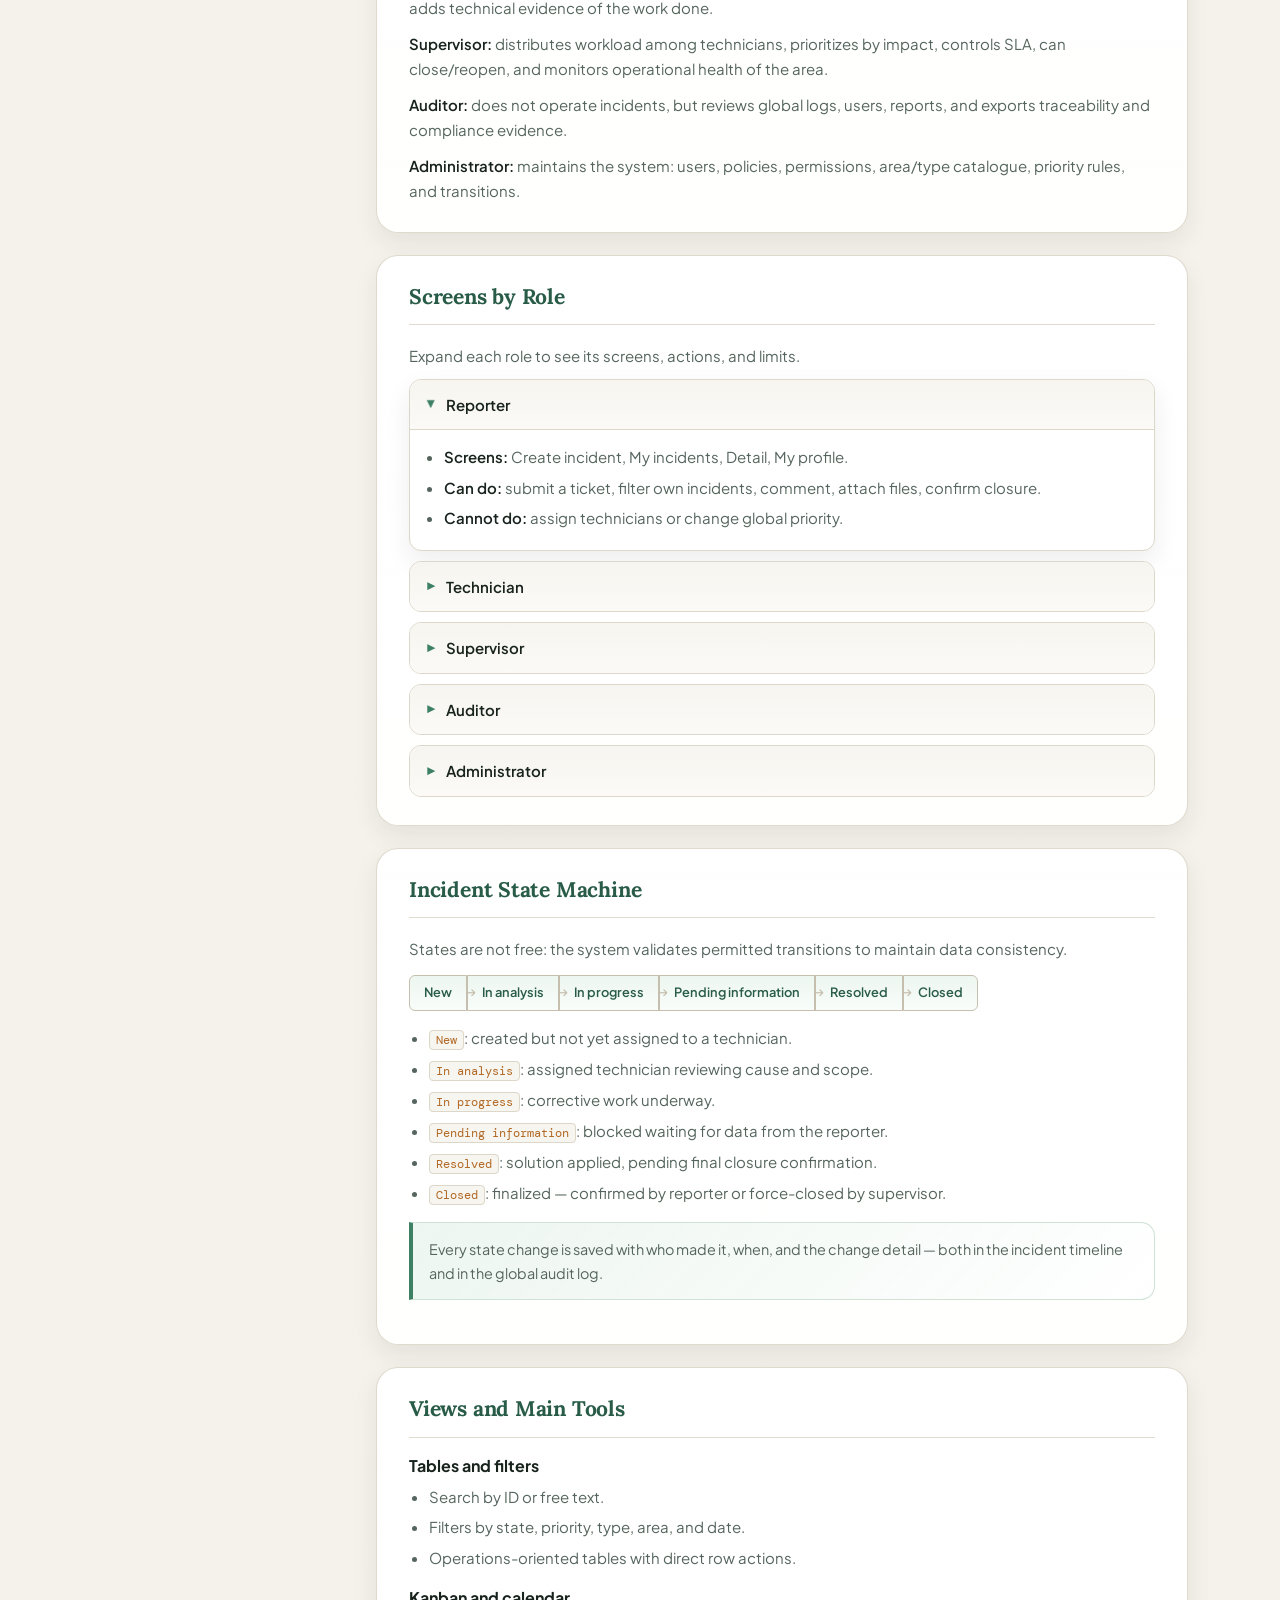
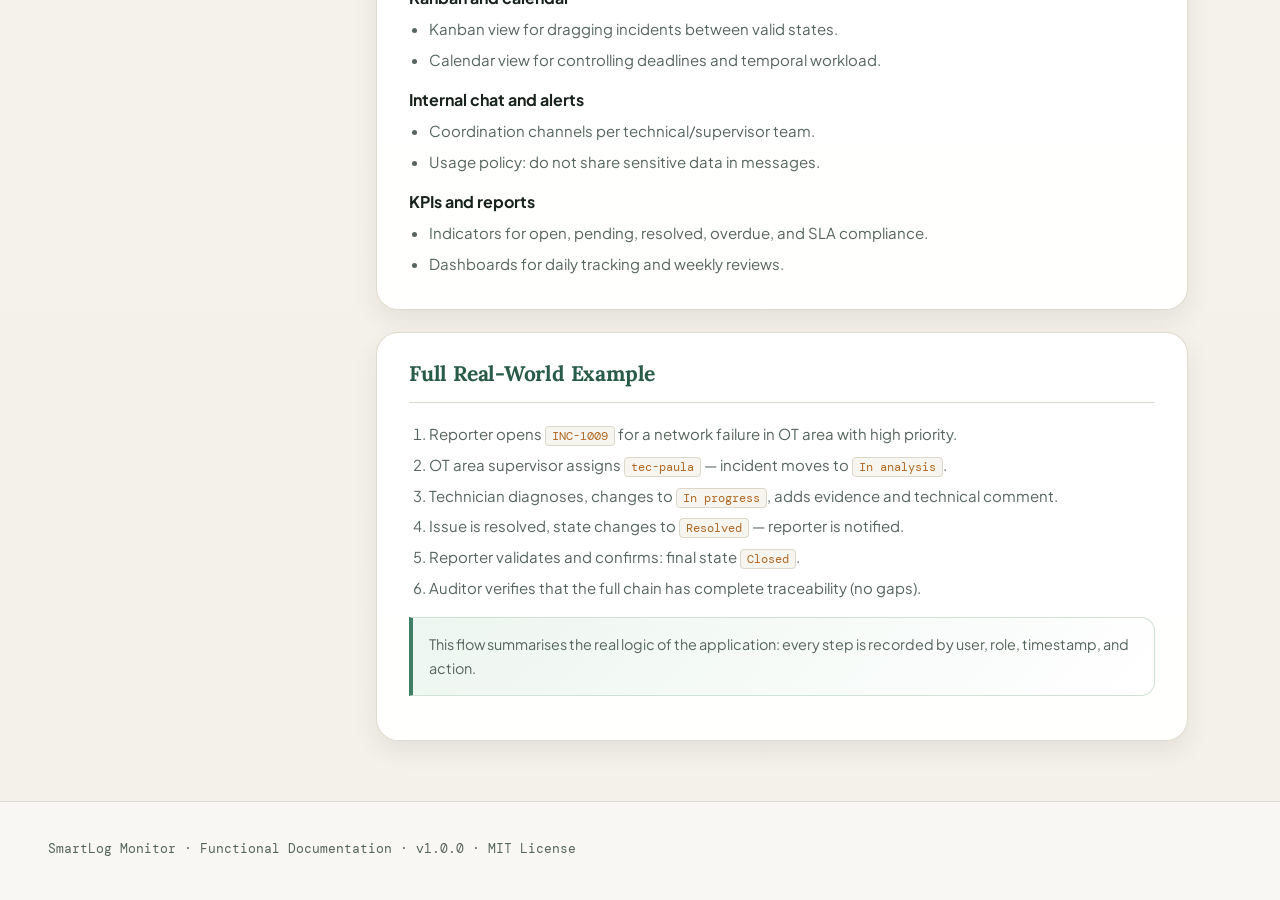
<file: DOCUMENTACION/documentacion.html>
﻿<!doctype html>
<html lang="en">
<head>
  <meta charset="UTF-8">
  <meta name="viewport" content="width=device-width, initial-scale=1.0">
  <title>Documentation | SmartLog Monitor</title>
  <meta name="description" content="Functional and technical documentation for SmartLog Monitor.">
  <link rel="stylesheet" href="./styles.css">
</head>
<body>
  <header class="hero" id="top">
    <div class="hero__inner">
      <p class="kicker">SmartLog Monitor · Open Source · v1.0.0</p>
      <h1>SmartLog Monitor Documentation</h1>
      <p class="lead">Functional guide covering system overview, role operations, incident lifecycle, and interface walkthrough.</p>
      <div class="hero__actions">
        <a class="btn btn--primary" href="#overview">Start reading</a>
        <button id="printBtn" class="btn" type="button">Export to PDF</button>
        <a class="btn btn-to-app" href="../index.html">Open SmartLog Monitor</a>
      </div>
    </div>
  </header>
 
  <div class="layout">
    <aside class="sidebar" aria-label="Table of contents">
      <h2>Contents</h2>
      <nav id="docToc">
        <a href="#overview">Overview</a>
        <a href="#architecture">Architecture</a>
        <a href="#system-view">System View</a>
        <a href="#screen-map">Screen Map</a>
        <a href="#navigation">Navigation</a>
        <a href="#incident-flow">Incident Flow</a>
        <a href="#roles">Roles</a>
        <a href="#screens-by-role">Screens by Role</a>
        <a href="#states">States</a>
        <a href="#views">Views & Tools</a>
        <a href="#example">Full Example</a>
      </nav>
    </aside>
 
    <main class="content">
 
      <section id="overview" class="card">
        <h2>Overview</h2>
        <div class="notice">
          <strong>How to open the app:</strong> click <strong>Open SmartLog Monitor</strong> above. Once inside, select a user from the dropdown and click <strong>Log in</strong>.
        </div>
        <p><strong>SmartLog Monitor</strong> is a web application for managing operational incidents with role-based access control: reporter, technician, supervisor, auditor, and administrator.</p>
        <p>The system centralizes incident creation, assignment, tracking, closure, audit, and reporting — eliminating siloed work and improving response times.</p>
        <p>The application is designed for daily operations: each user logs in with their profile and sees only the panels, filters, and actions permitted for their role. This reduces process errors and improves traceability.</p>
        <ul>
          <li><strong>Problem it solves:</strong> incidents scattered across chats, emails, and spreadsheets with no unified control.</li>
          <li><strong>Expected outcome:</strong> a single, measurable, auditable flow from creation to closure.</li>
          <li><strong>Target environment:</strong> IT and OT teams that need operational coordination and compliance.</li>
        </ul>
        <div class="notice">
          SmartLog Monitor applies role-based management with separation of responsibilities, full traceability, and data lifecycle control.
        </div>
        <div class="reading-path">
          <article class="path-item">
            <h3>1. Understand the system</h3>
            <p>Read Architecture + Navigation to get oriented in the interface and its logic.</p>
          </article>
          <article class="path-item">
            <h3>2. Follow the flow</h3>
            <p>Review the incident lifecycle from start to finish, including states and decisions.</p>
          </article>
          <article class="path-item">
            <h3>3. Check responsibilities</h3>
            <p>See what each role can do and which screens they work in.</p>
          </article>
          <article class="path-item">
            <h3>4. Open the app</h3>
            <p>Use the Open SmartLog Monitor button above to test the application with different user profiles.</p>
          </article>
        </div>
      </section>
 
      <section id="architecture" class="card">
        <h2>Functional Architecture</h2>
        <ul>
          <li><strong>Main interface:</strong> role-based panels and work views (lists, dashboards, logs, reports).</li>
          <li><strong>Incident engine:</strong> state machine, assignments, priorities, and deadlines.</li>
          <li><strong>Traceability:</strong> action log for audit and tracking.</li>
          <li><strong>Governance:</strong> user, role, permission, and system parameter management.</li>
        </ul>
        <h3>Functional building blocks</h3>
        <ul>
          <li><strong>Session and profile:</strong> user selection, login/logout, personal data, password, and notification preferences.</li>
          <li><strong>Incident management:</strong> creation, filters, detail view, comments, attachments, history, and state changes.</li>
          <li><strong>Team coordination:</strong> supervisor assignment, workload balancing, team views, and Kanban board.</li>
          <li><strong>Audit and control:</strong> action log, traceability by user/role, exports, and reports.</li>
          <li><strong>Administration:</strong> users, roles/permissions, areas, types, SLA parameters, and transition rules.</li>
        </ul>
      </section>
 
      <section id="system-view" class="card">
        <h2>System View</h2>
        <div class="quick-grid">
          <article class="quick-card">
            <h3>Daily Operations</h3>
            <p>Incident management with roles, states, priorities, and deadlines.</p>
          </article>
          <article class="quick-card">
            <h3>Data-Driven Control</h3>
            <p>Dashboards, filters, and KPIs for compliance tracking and workload monitoring.</p>
          </article>
          <article class="quick-card">
            <h3>Full Traceability</h3>
            <p>Every action is recorded by user, role, timestamp, and change detail.</p>
          </article>
          <article class="quick-card">
            <h3>Scalability</h3>
            <p>Architecture ready to evolve to cloud and advanced analytics without redesign.</p>
          </article>
        </div>
      </section>
 
      <section id="screen-map" class="card">
        <h2>Screen Map by Role</h2>
        <p>The system shows different interfaces depending on the authenticated role. The table below summarizes the available screens for each profile:</p>
        <table class="matrix">
          <thead>
            <tr>
              <th>Role</th>
              <th>Main screens</th>
              <th>Operational focus</th>
            </tr>
          </thead>
          <tbody>
            <tr>
              <td>Reporter</td>
              <td>My incidents, Create incident, My profile, Incident detail</td>
              <td>Submit incidents and confirm closure</td>
            </tr>
            <tr>
              <td>Technician</td>
              <td>Dashboard, Assigned, Team, Kanban, Calendar, Chat, My profile</td>
              <td>Resolve assigned incidents and coordinate technical execution</td>
            </tr>
            <tr>
              <td>Supervisor</td>
              <td>Dashboard, Incidents, Calendar, Assignment, Team workload, Area Kanban, Reports, Chat, My profile</td>
              <td>Control area flow and SLA compliance</td>
            </tr>
            <tr>
              <td>Auditor</td>
              <td>Audit panel, Incidents, Global log, Reports, Users, My profile</td>
              <td>Verify traceability, risks, and compliance</td>
            </tr>
            <tr>
              <td>Administrator</td>
              <td>Admin panel, Users, Roles & permissions, Configuration, Incidents, System logs, Monitoring, My profile</td>
              <td>Govern the platform and its configuration</td>
            </tr>
          </tbody>
        </table>
      </section>
 
      <section id="navigation" class="card">
        <h2>Application Navigation</h2>
        <p>When opening SmartLog Monitor, the header shows global controls (notifications, user selector, login/logout). On the left side, the active role panel and available views are displayed.</p>
        <ul>
          <li><strong>Header:</strong> notification bell, user selector, session buttons.</li>
          <li><strong>Role column:</strong> view buttons per profile (dashboard, list, chat, reports, etc.).</li>
          <li><strong>Main panel:</strong> operational content, tables, forms, and incident detail.</li>
          <li><strong>Side summary:</strong> activity KPIs per role.</li>
        </ul>
        <div class="mini-screen" aria-label="Simplified visual example of SmartLog screen">
          <div class="mini-topbar">
            <strong>SmartLog Monitor</strong>
            <span>Notifications: 3</span>
            <span>User: sup-marta</span>
            <span>Role: Supervisor</span>
          </div>
          <div class="mini-body">
            <aside class="mini-side">
              <p class="mini-title">Supervisor panel</p>
              <ul>
                <li>Dashboard</li>
                <li>Incidents</li>
                <li>Assignment</li>
                <li>Area Kanban</li>
                <li>Reports</li>
              </ul>
            </aside>
            <section class="mini-main">
              <p class="mini-title">Area incident list</p>
              <table>
                <thead><tr><th>ID</th><th>State</th><th>Priority</th><th>Assigned</th></tr></thead>
                <tbody>
                  <tr><td>INC-1001</td><td>New</td><td>High</td><td>-</td></tr>
                  <tr><td>INC-1002</td><td>In analysis</td><td>Medium</td><td>tec-jose</td></tr>
                  <tr><td>INC-1003</td><td>In progress</td><td>Critical</td><td>tec-ana</td></tr>
                </tbody>
              </table>
            </section>
          </div>
        </div>
      </section>
 
      <section id="incident-flow" class="card">
        <h2>How an Incident Works (Step by Step)</h2>
        <div class="flow-steps">
          <article class="flow-step">
            <div class="flow-step__content">
              <h3>Incident creation</h3>
              <p>The reporter creates the ticket with area, type, description, and attachments. The system validates data and generates an ID, initial state, and deadline.</p>
            </div>
          </article>
          <article class="flow-step">
            <div class="flow-step__content">
              <h3>Assignment</h3>
              <p>The supervisor assigns a technician from their area. The incident moves to <code>In analysis</code> and a traceability event is recorded.</p>
            </div>
          </article>
          <article class="flow-step">
            <div class="flow-step__content">
              <h3>Technical execution</h3>
              <p>The technician analyses the issue, advances the state, adds comments and evidence, and requests additional information if needed.</p>
            </div>
          </article>
          <article class="flow-step">
            <div class="flow-step__content">
              <h3>Closure</h3>
              <p>After resolving, the reporter validates and confirms. The final closure is recorded with the complete history.</p>
            </div>
          </article>
          <article class="flow-step">
            <div class="flow-step__content">
              <h3>Audit</h3>
              <p>The auditor reviews events, detects anomalies, and exports evidence for compliance and continuous improvement.</p>
            </div>
          </article>
        </div>
      </section>
 
      <section id="roles" class="card">
        <h2>Roles and Responsibilities</h2>
        <p>The system applies RBAC control: each role sees only what it should and can only execute permitted actions.</p>
        <table class="matrix">
          <thead>
            <tr>
              <th>Role</th>
              <th>Visibility</th>
              <th>Main responsibility</th>
              <th>Key actions</th>
            </tr>
          </thead>
          <tbody>
            <tr>
              <td>Reporter</td>
              <td>Own incidents only</td>
              <td>Create incidents and provide follow-up information</td>
              <td>Create, view detail, comment, attach, confirm closure</td>
            </tr>
            <tr>
              <td>Technician</td>
              <td>Team or assigned incidents</td>
              <td>Analyse and resolve technical incidents</td>
              <td>Change state, comment, upload evidence, request reassignment</td>
            </tr>
            <tr>
              <td>Supervisor</td>
              <td>Area incidents</td>
              <td>Operational flow control and SLA compliance</td>
              <td>Assign technician, change priority/category, close/reopen, reports</td>
            </tr>
            <tr>
              <td>Auditor</td>
              <td>Global read-only</td>
              <td>Verify traceability and compliance</td>
              <td>View incidents, global log, reports, audit export</td>
            </tr>
            <tr>
              <td>Administrator</td>
              <td>Global system</td>
              <td>Platform governance and configuration</td>
              <td>Manage users, roles, permissions, areas, types, parameters, logs</td>
            </tr>
          </tbody>
        </table>
        <h3>Operational detail per role</h3>
        <p><strong>Reporter:</strong> creates incidents, views "My incidents", adds comments and attachments, and confirms closure when the solution is valid.</p>
        <p><strong>Technician:</strong> works their assigned queue, advances states, requests information from the reporter, and adds technical evidence of the work done.</p>
        <p><strong>Supervisor:</strong> distributes workload among technicians, prioritizes by impact, controls SLA, can close/reopen, and monitors operational health of the area.</p>
        <p><strong>Auditor:</strong> does not operate incidents, but reviews global logs, users, reports, and exports traceability and compliance evidence.</p>
        <p><strong>Administrator:</strong> maintains the system: users, policies, permissions, area/type catalogue, priority rules, and transitions.</p>
      </section>
 
      <section id="screens-by-role" class="card">
        <h2>Screens by Role</h2>
        <p>Expand each role to see its screens, actions, and limits.</p>
 
        <details class="role-detail" open>
          <summary>Reporter</summary>
          <ul>
            <li><strong>Screens:</strong> Create incident, My incidents, Detail, My profile.</li>
            <li><strong>Can do:</strong> submit a ticket, filter own incidents, comment, attach files, confirm closure.</li>
            <li><strong>Cannot do:</strong> assign technicians or change global priority.</li>
          </ul>
        </details>
 
        <details class="role-detail">
          <summary>Technician</summary>
          <ul>
            <li><strong>Screens:</strong> Dashboard, Assigned, Team, Kanban, Calendar, Chat, My profile.</li>
            <li><strong>Can do:</strong> advance permitted states, add evidence, comment, request reassignment.</li>
            <li><strong>Cannot do:</strong> modify permissions or administrative configuration.</li>
          </ul>
        </details>
 
        <details class="role-detail">
          <summary>Supervisor</summary>
          <ul>
            <li><strong>Screens:</strong> Dashboard, Incidents, Assignment, Team workload, Area Kanban, Reports, Chat, Calendar.</li>
            <li><strong>Can do:</strong> assign technicians, prioritize, control SLA, close/reopen, coordinate the area.</li>
            <li><strong>Cannot do:</strong> administer global system roles.</li>
          </ul>
        </details>
 
        <details class="role-detail">
          <summary>Auditor</summary>
          <ul>
            <li><strong>Screens:</strong> Audit panel, Incidents, Global log, Reports, Users, My profile.</li>
            <li><strong>Can do:</strong> review traceability, filter events, detect risks, export evidence.</li>
            <li><strong>Cannot do:</strong> operate incidents (read-only mode).</li>
          </ul>
        </details>
 
        <details class="role-detail">
          <summary>Administrator</summary>
          <ul>
            <li><strong>Screens:</strong> Admin panel, Users, Roles/permissions, Configuration, Incidents, Logs, Monitoring.</li>
            <li><strong>Can do:</strong> govern users, policies, catalogues, parameters, and system rules.</li>
            <li><strong>Should not do:</strong> replace the daily operations of supervisor and technician.</li>
          </ul>
        </details>
      </section>
 
      <section id="states" class="card">
        <h2>Incident State Machine</h2>
        <p>States are not free: the system validates permitted transitions to maintain data consistency.</p>
        <div class="state-pipeline" aria-label="Visual flow of incident states">
          <span>New</span>
          <span>In analysis</span>
          <span>In progress</span>
          <span>Pending information</span>
          <span>Resolved</span>
          <span>Closed</span>
        </div>
        <ul>
          <li><code>New</code>: created but not yet assigned to a technician.</li>
          <li><code>In analysis</code>: assigned technician reviewing cause and scope.</li>
          <li><code>In progress</code>: corrective work underway.</li>
          <li><code>Pending information</code>: blocked waiting for data from the reporter.</li>
          <li><code>Resolved</code>: solution applied, pending final closure confirmation.</li>
          <li><code>Closed</code>: finalized — confirmed by reporter or force-closed by supervisor.</li>
        </ul>
        <div class="notice">
          Every state change is saved with who made it, when, and the change detail — both in the incident timeline and in the global audit log.
        </div>
      </section>
 
      <section id="views" class="card">
        <h2>Views and Main Tools</h2>
        <h3>Tables and filters</h3>
        <ul>
          <li>Search by ID or free text.</li>
          <li>Filters by state, priority, type, area, and date.</li>
          <li>Operations-oriented tables with direct row actions.</li>
        </ul>
        <h3>Kanban and calendar</h3>
        <ul>
          <li>Kanban view for dragging incidents between valid states.</li>
          <li>Calendar view for controlling deadlines and temporal workload.</li>
        </ul>
        <h3>Internal chat and alerts</h3>
        <ul>
          <li>Coordination channels per technical/supervisor team.</li>
          <li>Usage policy: do not share sensitive data in messages.</li>
        </ul>
        <h3>KPIs and reports</h3>
        <ul>
          <li>Indicators for open, pending, resolved, overdue, and SLA compliance.</li>
          <li>Dashboards for daily tracking and weekly reviews.</li>
        </ul>
      </section>
 
      <section id="example" class="card">
        <h2>Full Real-World Example</h2>
        <ol>
          <li>Reporter opens <code>INC-1009</code> for a network failure in OT area with high priority.</li>
          <li>OT area supervisor assigns <code>tec-paula</code> — incident moves to <code>In analysis</code>.</li>
          <li>Technician diagnoses, changes to <code>In progress</code>, adds evidence and technical comment.</li>
          <li>Issue is resolved, state changes to <code>Resolved</code> — reporter is notified.</li>
          <li>Reporter validates and confirms: final state <code>Closed</code>.</li>
          <li>Auditor verifies that the full chain has complete traceability (no gaps).</li>
        </ol>
        <div class="notice">
          This flow summarises the real logic of the application: every step is recorded by user, role, timestamp, and action.
        </div>
      </section>
 
    </main>
  </div>
 
  <footer class="footer">
    <p>SmartLog Monitor · Functional Documentation · v1.0.0 · MIT License</p>
  </footer>
 
  <script src="./app.js"></script>
</body>
</html>
</file>
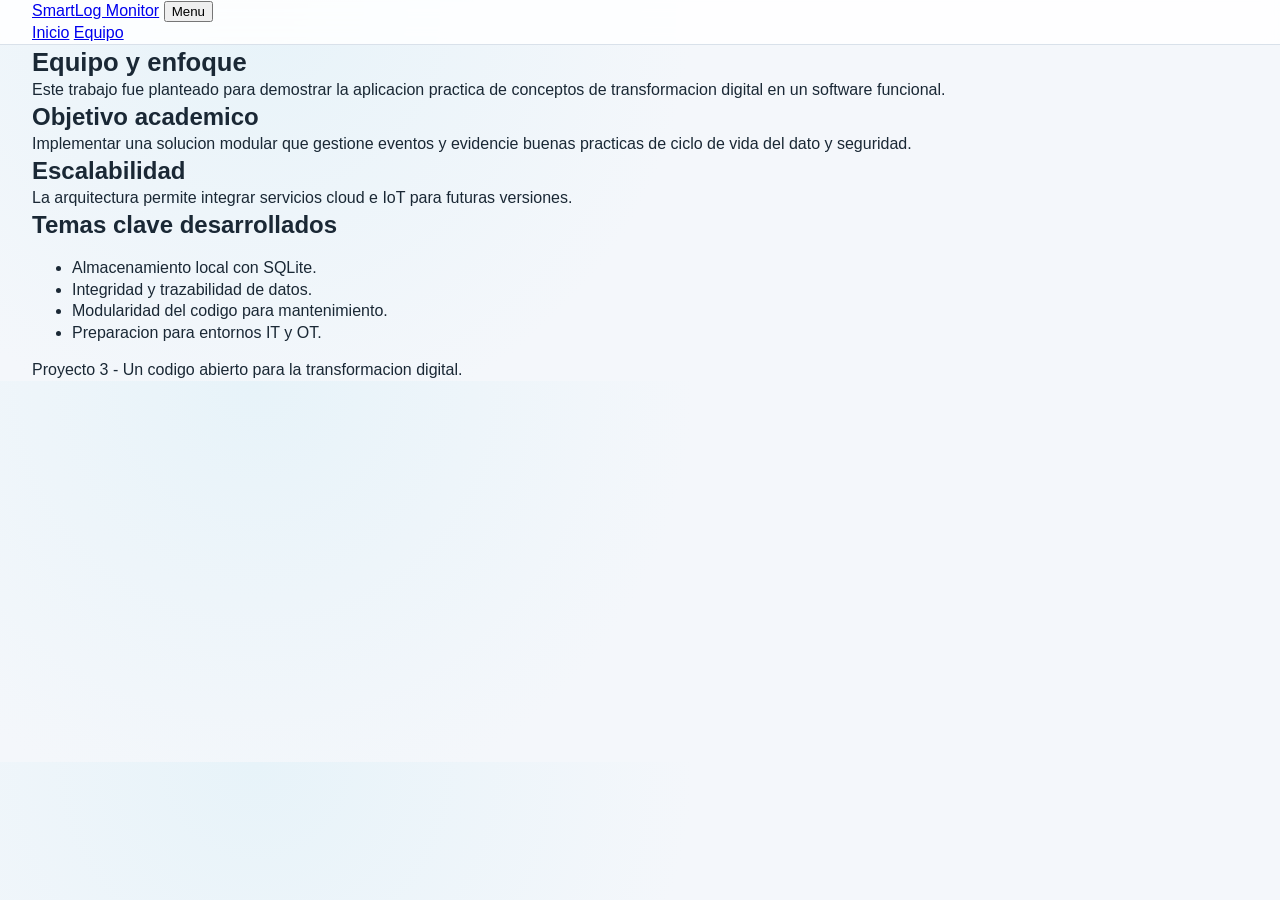
<file: pages/equipo.html>
﻿<!doctype html>
<html lang="es">
<head>
  <meta charset="UTF-8">
  <meta name="viewport" content="width=device-width, initial-scale=1.0">
  <title>Equipo | SmartLog Monitor</title>
  <meta name="description" content="Informacion del equipo y enfoque del proyecto SmartLog Monitor.">
  <link rel="stylesheet" href="../styles/main.css">
</head>
<body>
  <header class="site-header">
    <div class="container nav-wrap">
      <a class="brand" href="../index.html">SmartLog Monitor</a>
      <button id="menuBtn" class="menu-btn" aria-label="Abrir menu">Menu</button>
      <nav id="mainNav" class="main-nav">
        <a href="../index.html">Inicio</a>
        <a href="equipo.html" class="active">Equipo</a>
      </nav>
    </div>
  </header>
 
  <main class="section">
    <div class="container">
      <h1>Equipo y enfoque</h1>
      <p>Este trabajo fue planteado para demostrar la aplicacion practica de conceptos de transformacion digital en un software funcional.</p>
 
      <div class="grid-2">
        <article class="card">
          <h2>Objetivo academico</h2>
          <p>Implementar una solucion modular que gestione eventos y evidencie buenas practicas de ciclo de vida del dato y seguridad.</p>
        </article>
        <article class="card">
          <h2>Escalabilidad</h2>
          <p>La arquitectura permite integrar servicios cloud e IoT para futuras versiones.</p>
        </article>
      </div>
 
      <h2>Temas clave desarrollados</h2>
      <ul class="list">
        <li>Almacenamiento local con SQLite.</li>
        <li>Integridad y trazabilidad de datos.</li>
        <li>Modularidad del codigo para mantenimiento.</li>
        <li>Preparacion para entornos IT y OT.</li>
      </ul>
    </div>
  </main>
 
  <footer class="site-footer">
    <div class="container">
      <p>Proyecto 3 - Un codigo abierto para la transformacion digital.</p>
    </div>
  </footer>
 
  <script src="../scripts/main.js"></script>
</body>
</html>
</file>
<file: styles/main.css>
:root {
  --bg: #f4f7fb;
  --surface: #ffffff;
  --ink: #1a2835;
  --muted: #5f6f80;
  --line: #d9e1ea;
  --brand: #0e7490;
  --brand-dark: #0b6078;
  --danger: #b91c1c;
  --danger-dark: #9f1a1a;
  --radius: 12px;
  --shadow: 0 8px 20px rgba(15, 23, 42, 0.05);
  --gap-xs: 6px;
  --gap-sm: 8px;
  --gap-md: 12px;
  --gap-lg: 16px;
}

[data-theme="dark"] {
  --bg: #0b1220;
  --surface: #111b2e;
  --ink: #e2e8f0;
  --muted: #93a4b8;
  --line: #24344d;
  --brand: #38bdf8;
  --brand-dark: #0ea5e9;
  --danger: #ef4444;
  --danger-dark: #dc2626;
  --shadow: 0 10px 24px rgba(2, 8, 23, 0.55);
}

* {
  box-sizing: border-box;
}

body {
  margin: 0;
  font-family: "Manrope", "Segoe UI", Tahoma, Geneva, Verdana, sans-serif;
  color: var(--ink);
  background: radial-gradient(circle at 20% 0%, #e7f3f9 0%, var(--bg) 40%);
  line-height: 1.35;
}
[data-theme="dark"] body {
  background: radial-gradient(circle at 20% 0%, #13263f 0%, var(--bg) 45%);
}

h1,
h2,
p {
  margin: 0;
}

.container {
  width: min(1440px, 95%);
  margin: 0 auto;
}

.site-header {
  border-bottom: 1px solid var(--line);
  background: #ffffffd8;
  backdrop-filter: blur(8px);
  position: sticky;
  top: 0;
  z-index: 20;
}
[data-theme="dark"] .site-header {
  background: rgba(12, 20, 34, 0.86);
}

.topbar {
  min-height: 72px;
  display: flex;
  align-items: flex-start;
  justify-content: space-between;
  gap: var(--gap-md);
  padding: 8px 0;
  flex-wrap: wrap;
}

.eyebrow {
  color: var(--brand);
  text-transform: uppercase;
  letter-spacing: 0.04em;
  font-weight: 700;
  font-size: 0.8rem;
}

h1 {
  font-size: clamp(1.25rem, 2vw, 1.7rem);
}

.toolbar {
  display: flex;
  flex-wrap: wrap;
  gap: var(--gap-sm);
  justify-content: flex-end;
  align-items: center;
  margin-left: auto;
  max-width: 100%;
}

.session-box {
  display: grid;
  gap: 2px;
  min-width: 130px;
}

.session-wide {
  min-width: 240px;
}

.session-box label {
  font-size: 0.74rem;
  color: var(--muted);
  font-weight: 700;
  text-transform: uppercase;
  letter-spacing: 0.03em;
}

.btn {
  border: none;
  border-radius: 10px;
  padding: 8px 11px;
  font-weight: 700;
  cursor: pointer;
  font-size: 0.84rem;
  text-decoration: none;
  min-height: 34px;
  white-space: nowrap;
  line-height: 1.2;
}

.btn.primary {
  color: #fff;
  background: var(--brand);
}

.btn.primary:hover {
  background: var(--brand-dark);
}

.btn.ghost {
  color: var(--brand);
  background: #e7f5fb;
}
[data-theme="dark"] .btn.ghost {
  background: #13263f;
  color: #7dd3fc;
}

.btn.danger {
  color: #fff;
  background: var(--danger);
}

.btn.danger:hover {
  background: var(--danger-dark);
}

.file-btn {
  display: inline-flex;
  align-items: center;
}

.app-grid {
  display: grid;
  grid-template-columns: minmax(250px, 300px) minmax(0, 1fr);
  gap: var(--gap-md);
  padding: 14px 0;
  align-items: start;
}

.role-column {
  display: grid;
  gap: var(--gap-md);
  align-content: start;
  min-width: 0;
  position: sticky;
  top: 84px;
  max-height: calc(100vh - 96px);
  overflow: auto;
  padding-right: 2px;
}

.panel {
  background: var(--surface);
  border: 1px solid var(--line);
  border-radius: var(--radius);
  box-shadow: var(--shadow);
  padding: 12px;
  overflow: visible;
  min-width: 0;
}

.panel h2 {
  margin-bottom: 8px;
  font-size: 1.05rem;
}

.panel h3 {
  margin: 10px 0 6px;
  font-size: 0.95rem;
}

.main-panel {
  min-height: calc(100vh - 108px);
  min-width: 0;
  overflow-x: hidden;
}

.summary-dock {
  position: static;
  max-height: none;
  overflow: visible;
}

#reportanteMain,
#supervisorMain,
#auditorMain,
#adminMain,
#genericMain {
  overflow-x: visible;
  padding-bottom: 2px;
  min-width: 0;
}

.hint {
  color: var(--muted);
  margin-bottom: 8px;
  font-size: 0.82rem;
}

.role-menu {
  display: flex;
  flex-wrap: wrap;
  gap: 8px;
  margin: 8px 0 12px;
}

.menu-pill {
  background: #e0f2fe;
  color: #075985;
  border-radius: 999px;
  padding: 5px 10px;
  font-size: 0.78rem;
  font-weight: 700;
  border: none;
  cursor: pointer;
}

.tab-row {
  display: flex;
  gap: var(--gap-sm);
  margin-bottom: 8px;
  flex-wrap: nowrap;
  overflow-x: auto;
  overflow-y: hidden;
  padding-bottom: 4px;
  scrollbar-width: thin;
}

.tab-row .btn {
  flex: 0 0 auto;
}

.tab-column {
  display: grid;
  grid-template-columns: 1fr;
  gap: var(--gap-xs);
  overflow: visible;
  padding-bottom: 0;
}

.tab-column .btn {
  width: 100%;
  text-align: left;
  justify-content: flex-start;
}

.profile-box,
.detail-box {
  margin-top: 10px;
  border: 1px solid var(--line);
  border-radius: 10px;
  padding: 10px;
  background: #fbfdff;
}
[data-theme="dark"] .profile-box,
[data-theme="dark"] .detail-box,
[data-theme="dark"] .panel-mini,
[data-theme="dark"] .chat-list,
[data-theme="dark"] .notif-item,
[data-theme="dark"] .calendar-month,
[data-theme="dark"] .calendar-list,
[data-theme="dark"] .cal-item,
[data-theme="dark"] .kanban-col,
[data-theme="dark"] .kanban-card,
[data-theme="dark"] .table-wrap {
  background: #0f1a2c;
}

[data-theme="dark"] .chat-item.alert {
  background: #12263f;
}

[data-theme="dark"] .chat-item.alert-aviso {
  background: #3a2412;
  border-left-color: #fb923c;
}

[data-theme="dark"] .notif-item.notif-aviso {
  background: #3a2412;
  border-left-color: #fb923c;
}

[data-theme="dark"] .msg-badge.aviso {
  color: #ffedd5;
  background: #7c2d12;
  border-color: #9a3412;
}

[data-theme="dark"] .chat-item.sup-msg {
  background: #2a220f;
}

.detail-grid {
  display: grid;
  grid-template-columns: 1fr 1fr;
  gap: 6px 10px;
}

.notif-btn {
  display: inline-flex;
  align-items: center;
  gap: 8px;
}

.notif-count {
  min-width: 22px;
  height: 22px;
  display: inline-flex;
  align-items: center;
  justify-content: center;
  border-radius: 999px;
  background: #0e7490;
  color: #fff;
  font-size: 0.75rem;
}

.notif-panel {
  display: none;
  padding: 8px 0 10px;
}

.notif-item {
  display: block;
  width: 100%;
  text-align: left;
  border: 1px solid var(--line);
  background: #fff;
  border-radius: 8px;
  padding: 8px 10px;
  margin-top: 6px;
  cursor: pointer;
}

.notif-item.notif-aviso {
  border-left: 4px solid #f97316;
  background: #fff7ed;
}

.report-filters {
  grid-template-columns: repeat(auto-fit, minmax(130px, 1fr));
}

.tech-filters {
  grid-template-columns: repeat(auto-fit, minmax(130px, 1fr));
}

.sup-filters {
  grid-template-columns: repeat(auto-fit, minmax(130px, 1fr));
}

.aud-filters {
  grid-template-columns: repeat(auto-fit, minmax(130px, 1fr));
}

.aud-log-filters {
  grid-template-columns: repeat(auto-fit, minmax(130px, 1fr));
}

.aud-user-filters {
  grid-template-columns: repeat(auto-fit, minmax(130px, 1fr));
}

.adm-user-filters,
.adm-inc-filters {
  grid-template-columns: repeat(auto-fit, minmax(130px, 1fr));
}

.adm-log-filters {
  grid-template-columns: repeat(auto-fit, minmax(130px, 1fr));
}

.panel-mini {
  margin: 8px 0;
  border: 1px solid var(--line);
  border-radius: 10px;
  padding: 8px;
  background: #fbfdff;
}

.fixed-under-panel {
  position: static;
}

.chat-list {
  border: 1px solid var(--line);
  border-radius: 8px;
  background: #fff;
  max-height: 220px;
  overflow: auto;
  padding: 8px;
  margin-bottom: 8px;
}

.chat-item {
  font-size: 0.8rem;
  border-bottom: 1px solid #eef2f7;
  padding: 6px 2px;
}

.chat-item:last-child {
  border-bottom: none;
}

.chat-item.alert {
  background: #f8fafc;
  border-left: 4px solid #0e7490;
  padding-left: 8px;
}

.chat-item.alert-aviso {
  background: #fff7ed;
  border-left-color: #f97316;
}

.msg-badge.aviso {
  display: inline-flex;
  align-items: center;
  justify-content: center;
  font-size: 0.68rem;
  font-weight: 800;
  letter-spacing: 0.03em;
  color: #9a3412;
  background: #fed7aa;
  border: 1px solid #fdba74;
  border-radius: 999px;
  padding: 2px 6px;
  margin-right: 6px;
  vertical-align: middle;
}

.chat-item.sup-msg {
  border-left: 4px solid #f59e0b;
  padding-left: 8px;
  background: #fffbeb;
}

.chat-item.own-msg {
  border-left: 4px solid #0ea5e9;
  background: #e0f2fe;
  padding-left: 8px;
}
[data-theme="dark"] .chat-item.own-msg {
  background: #13263f;
  border-left-color: #38bdf8;
}

.kanban-board {
  display: grid;
  grid-template-columns: repeat(5, minmax(170px, 1fr));
  gap: 8px;
  margin: 8px 0 10px;
}

.kanban-supervisor {
  grid-template-columns: repeat(6, minmax(170px, 1fr));
}

.kanban-col {
  border: 1px solid var(--line);
  border-radius: 10px;
  background: #f9fbff;
  padding: 7px;
  min-height: 130px;
}

.kanban-col h4 {
  margin: 0 0 8px;
  font-size: 0.8rem;
}

.kanban-card {
  border: 1px solid var(--line);
  background: #fff;
  border-radius: 8px;
  padding: 5px;
  font-size: 0.74rem;
  margin-bottom: 6px;
  cursor: pointer;
}

.kanban-card[draggable="true"] {
  cursor: grab;
}

.kanban-col.drag-over {
  outline: 2px dashed #0e7490;
  outline-offset: -4px;
}

.calendar-toolbar {
  display: flex;
  align-items: center;
  flex-wrap: wrap;
  gap: 8px;
  margin: 6px 0;
}

.calendar-month {
  border: 1px solid var(--line);
  border-radius: 10px;
  background: #fff;
  padding: 6px;
}

.calendar-weekdays {
  display: grid;
  grid-template-columns: repeat(7, minmax(0, 1fr));
  gap: 6px;
  margin-bottom: 6px;
}

.calendar-weekdays span {
  font-size: 0.76rem;
  font-weight: 700;
  color: #334155;
  text-align: center;
}

.calendar-grid {
  display: grid;
  grid-template-columns: repeat(7, minmax(0, 1fr));
  gap: 6px;
}

.calendar-day {
  border: 1px solid var(--line);
  border-radius: 8px;
  min-height: 78px;
  padding: 5px;
  background: #fff;
  text-align: left;
  cursor: pointer;
}
[data-theme="dark"] .calendar-day {
  background: #0f1a2c;
}

.calendar-day.other-month {
  background: #f8fafc;
  color: #64748b;
}
[data-theme="dark"] .calendar-day.other-month {
  background: #111e34;
  color: #8093ab;
}

.calendar-day.today {
  border-color: #0e7490;
}

.calendar-day.selected {
  outline: 2px solid #0e7490;
  outline-offset: -2px;
}

.calendar-day .day-num {
  font-size: 0.74rem;
  font-weight: 700;
  display: block;
  margin-bottom: 4px;
}

.calendar-day .day-dot {
  display: block;
  border-radius: 6px;
  padding: 2px 4px;
  margin-bottom: 3px;
  font-size: 0.7rem;
  white-space: nowrap;
  overflow: hidden;
  text-overflow: ellipsis;
}

.calendar-day .day-dot.prio-alta,
.calendar-day .day-dot.prio-critica {
  background: #fee2e2;
  color: #991b1b;
}

.calendar-day .day-dot.prio-media,
.calendar-day .day-dot.prio-normal {
  background: #ffedd5;
  color: #9a3412;
}

.calendar-day .day-dot.prio-baja {
  background: #dcfce7;
  color: #166534;
}

.calendar-day .more {
  font-size: 0.68rem;
  color: #475569;
}

.calendar-list {
  border: 1px solid var(--line);
  border-radius: 10px;
  padding: 8px;
  background: #fff;
  max-height: 240px;
  margin-top: 8px;
  overflow: auto;
}

.cal-item {
  width: 100%;
  text-align: left;
  border: 1px solid var(--line);
  border-radius: 8px;
  padding: 7px;
  margin-bottom: 6px;
  background: #fff;
  cursor: pointer;
}

.cal-item.prio-alta,
.cal-item.prio-critica {
  border-left: 5px solid #b91c1c;
}

.cal-item.prio-media,
.cal-item.prio-normal {
  border-left: 5px solid #ea580c;
}

.cal-item.prio-baja {
  border-left: 5px solid #16a34a;
}

.field {
  display: grid;
  gap: 4px;
  margin-bottom: 8px;
}

.field label {
  font-weight: 600;
}

input,
textarea,
select {
  width: 100%;
  border: 1px solid var(--line);
  border-radius: 8px;
  padding: 7px 9px;
  font: inherit;
  color: inherit;
  background: #fcfeff;
  font-size: 0.9rem;
}
[data-theme="dark"] input,
[data-theme="dark"] textarea,
[data-theme="dark"] select {
  background: #0d1728;
}

textarea {
  resize: vertical;
}

#incidentForm.compact .field,
#incidentForm.compact .row,
#incidentForm.compact .actions {
  display: none;
}

.row {
  display: grid;
  grid-template-columns: 1fr 1fr;
  gap: 8px;
  min-width: 0;
}

.actions {
  display: flex;
  align-items: center;
  gap: 8px;
  flex-wrap: wrap;
}

.form-msg {
  min-height: 20px;
  font-size: 0.9rem;
  color: #196c2e;
}

.form-msg.error {
  color: var(--danger);
}

.stats {
  display: grid;
  grid-template-columns: repeat(auto-fit, minmax(130px, 1fr));
  gap: 7px;
  margin-bottom: 10px;
}

.stat {
  border: 1px solid var(--line);
  border-radius: 10px;
  padding: 7px;
  background: #f9fcff;
}
[data-theme="dark"] .stat,
[data-theme="dark"] .kpi-item {
  background: #132139;
}

.stat p {
  color: var(--muted);
  font-size: 0.73rem;
}

.stat strong {
  font-size: 1rem;
}

.kpi-list {
  display: grid;
  gap: 6px;
  margin-bottom: 8px;
}

.kpi-item {
  border: 1px solid var(--line);
  border-radius: 8px;
  background: #f9fcff;
  padding: 7px 8px;
  display: flex;
  justify-content: space-between;
  align-items: center;
}

.kpi-item span {
  color: var(--muted);
  font-size: 0.78rem;
}

.kpi-item strong {
  font-size: 0.92rem;
}

button.kpi-item {
  cursor: pointer;
}

.chart-grid {
  display: grid;
  grid-template-columns: repeat(2, minmax(0, 1fr));
  gap: 8px;
  margin-top: 8px;
}

.tech-dashboard-grid {
  display: grid;
  grid-template-columns: repeat(auto-fit, minmax(250px, 1fr));
  gap: 8px;
}

.tech-dashboard-grid .panel-mini {
  margin: 0;
}

.chart-span-2 {
  grid-column: span 2;
}

.chart-card {
  border: 1px solid var(--line);
  border-radius: 10px;
  background: #f9fcff;
  padding: 8px;
}
[data-theme="dark"] .chart-card {
  background: #132139;
}

.chart-card h4 {
  margin: 0 0 8px;
  font-size: 0.9rem;
}

.bar-row {
  display: grid;
  grid-template-columns: minmax(80px, 1fr) minmax(120px, 2.2fr) auto;
  gap: 8px;
  align-items: center;
  margin: 6px 0;
}

.bar-label {
  font-size: 0.8rem;
  color: var(--muted);
  white-space: nowrap;
  overflow: hidden;
  text-overflow: ellipsis;
}

.bar-track {
  height: 10px;
  border-radius: 999px;
  background: #e2e8f0;
  overflow: hidden;
}
[data-theme="dark"] .bar-track {
  background: #1f324f;
}

.bar-fill {
  display: block;
  height: 100%;
  background: linear-gradient(90deg, #0ea5e9 0%, #22c55e 100%);
}

.donut-wrap {
  position: relative;
  width: 128px;
  height: 128px;
  margin-bottom: 8px;
}

.donut {
  width: 128px;
  height: 128px;
  border-radius: 50%;
}

.donut-center {
  position: absolute;
  inset: 24px;
  border-radius: 50%;
  background: var(--surface);
  border: 1px solid var(--line);
  display: grid;
  place-items: center;
  font-weight: 700;
}
[data-theme="dark"] .donut-center {
  background: #0f1a2c;
}

.chart-legend {
  display: grid;
  gap: 4px;
}

.chart-legend-item {
  display: flex;
  align-items: center;
  gap: 6px;
  font-size: 0.8rem;
}

.legend-swatch {
  width: 10px;
  height: 10px;
  border-radius: 999px;
  background: #94a3b8;
}
.legend-swatch.in { background: #0ea5e9; }
.legend-swatch.out { background: #22c55e; }
.legend-swatch.late { background: #ef4444; }

.line-chart {
  width: 100%;
  height: 140px;
  fill: none;
  stroke-width: 3;
}

.line {
  fill: none;
}

.line.in { stroke: #0ea5e9; }
.line.out { stroke: #22c55e; }
.line.late { stroke: #ef4444; }

.line-labels {
  display: grid;
  grid-template-columns: repeat(6, minmax(0, 1fr));
  gap: 4px;
  margin-top: 2px;
}

.line-labels span {
  font-size: 0.72rem;
  color: var(--muted);
  text-align: center;
}

.heat-grid {
  display: grid;
  grid-template-columns: repeat(3, minmax(0, 1fr));
  gap: 8px;
}

.heat-cell {
  border: 1px solid var(--line);
  border-radius: 10px;
  padding: 8px;
  display: flex;
  justify-content: space-between;
  align-items: center;
}
.heat-cell.cool { background: #dcfce7; color: #14532d; }
.heat-cell.warm { background: #fef3c7; color: #78350f; }
.heat-cell.hot { background: #fecaca; color: #7f1d1d; }
[data-theme="dark"] .heat-cell.cool { background: #123327; color: #a7f3d0; }
[data-theme="dark"] .heat-cell.warm { background: #3a2f13; color: #fde68a; }
[data-theme="dark"] .heat-cell.hot { background: #3f1c21; color: #fecaca; }

.mini-progress {
  margin-top: 5px;
  width: 100%;
  height: 7px;
  border-radius: 999px;
  background: #e2e8f0;
  overflow: hidden;
}

.mini-progress span {
  display: block;
  height: 100%;
}

.mini-progress.ok span { background: #22c55e; }
.mini-progress.warn span { background: #f59e0b; }
.mini-progress.danger span { background: #ef4444; }
[data-theme="dark"] .mini-progress { background: #1f324f; }

.state-dot {
  width: 8px;
  height: 8px;
  border-radius: 999px;
  display: inline-block;
  margin-right: 4px;
  vertical-align: middle;
}
.state-dot.ok { background: #16a34a; }
.state-dot.warn { background: #d97706; }
.state-dot.danger { background: #dc2626; }
.state-dot.info { background: #0284c7; }

.filters {
  display: grid;
  grid-template-columns: repeat(auto-fit, minmax(130px, 1fr));
  gap: 7px;
  margin-bottom: 8px;
  min-width: 0;
}

.table-wrap {
  overflow-x: auto;
  overflow-y: hidden;
  -webkit-overflow-scrolling: touch;
  border: 1px solid var(--line);
  border-radius: 10px;
  max-width: 100%;
  background: var(--surface);
}

table {
  width: 100%;
  border-collapse: collapse;
  min-width: 900px;
}

th,
td {
  padding: 7px 8px;
  border-bottom: 1px solid var(--line);
  text-align: left;
  font-size: 0.82rem;
}

th {
  font-size: 0.72rem;
  text-transform: uppercase;
  color: var(--muted);
  background: #f9fbfe;
  position: sticky;
  top: 0;
  z-index: 1;
}
[data-theme="dark"] th {
  background: #132139;
}

.badge {
  display: inline-block;
  padding: 3px 7px;
  border-radius: 999px;
  font-size: 0.7rem;
  font-weight: 700;
}

.sev-baja {
  background: #dcfce7;
  color: #166534;
}

.sev-media {
  background: #fde68a;
  color: #854d0e;
}

.sev-alta {
  background: #fecaca;
  color: #991b1b;
}

.sev-critica {
  background: #fca5a5;
  color: #7f1d1d;
}

.state-nueva {
  background: #dbeafe;
  color: #1e3a8a;
}

.state-en-analisis {
  background: #fef3c7;
  color: #92400e;
}

.state-en-progreso {
  background: #cffafe;
  color: #155e75;
}

.state-pendiente-info {
  background: #fae8ff;
  color: #7e22ce;
}

.state-resuelta {
  background: #dcfce7;
  color: #166534;
}

.state-cerrada {
  background: #e5e7eb;
  color: #374151;
}

.prio-baja {
  background: #dcfce7;
  color: #166534;
}

.prio-media {
  background: #fef9c3;
  color: #854d0e;
}

.prio-alta {
  background: #fed7aa;
  color: #9a3412;
}

.prio-critica {
  background: #fecaca;
  color: #991b1b;
}

.state-abierta {
  background: #e0f2fe;
  color: #075985;
}

.state-cerrada {
  background: #e5e7eb;
  color: #374151;
}

.row-actions {
  display: flex;
  gap: 6px;
}

.tiny {
  border: 1px solid #cbd5e1;
  background: #fff;
  border-radius: 7px;
  padding: 4px 7px;
  font-size: 0.72rem;
  cursor: pointer;
}
[data-theme="dark"] .tiny {
  background: #132139;
  border-color: #2e4668;
  color: #dbeafe;
}

.tiny.danger {
  color: var(--danger);
  border-color: #efb5b5;
}

.empty {
  text-align: center;
  color: var(--muted);
  padding: 18px;
}

.simple-list {
  border: 1px solid var(--line);
  border-radius: 8px;
  max-height: 220px;
  overflow: auto;
}

.list-row {
  display: grid;
  grid-template-columns: 1fr 1.4fr 1fr 0.8fr;
  gap: 7px;
  padding: 7px 8px;
  border-bottom: 1px solid var(--line);
  font-size: 0.8rem;
}

.compact-pre {
  max-height: 220px;
  overflow: auto;
  font-size: 0.78rem;
}

@media (max-width: 1080px) {
  .app-grid {
    grid-template-columns: 1fr;
  }

  .role-column {
    position: static;
    max-height: none;
    overflow: visible;
    grid-template-columns: repeat(2, minmax(0, 1fr));
  }

  .session-wide {
    min-width: 220px;
  }

  table {
    min-width: 860px;
  }

}

@media (max-width: 760px) {
  .topbar {
    align-items: flex-start;
    flex-direction: column;
  }

  .toolbar {
    width: 100%;
    justify-content: flex-start;
  }

  .session-box {
    min-width: 0;
    width: calc(50% - 4px);
  }

  .session-wide {
    width: 100%;
  }

  .app-grid {
    gap: 10px;
    padding: 10px 0;
  }

  .panel {
    padding: 10px;
  }

  .list-row {
    grid-template-columns: 1fr;
  }

  .row {
    grid-template-columns: 1fr;
  }

  .filters {
    grid-template-columns: 1fr;
  }

  .stats {
    grid-template-columns: repeat(2, 1fr);
  }

  .detail-grid {
    grid-template-columns: 1fr;
  }

  .report-filters {
    grid-template-columns: 1fr;
  }

  .tech-filters {
    grid-template-columns: 1fr;
  }

  .sup-filters {
    grid-template-columns: 1fr;
  }

  .aud-filters,
  .aud-log-filters,
  .aud-user-filters,
  .adm-user-filters,
  .adm-inc-filters,
  .adm-log-filters {
    grid-template-columns: 1fr;
  }

  .kanban-board {
    grid-template-columns: 1fr;
  }

  table {
    min-width: 680px;
  }

  .chart-grid {
    grid-template-columns: 1fr;
  }

  .tech-dashboard-grid {
    grid-template-columns: 1fr;
  }

  .chart-span-2 {
    grid-column: span 1;
  }

  .heat-grid {
    grid-template-columns: 1fr;
  }
}

@media (max-width: 520px) {
  .role-column {
    grid-template-columns: 1fr;
  }

  .toolbar .btn {
    font-size: 0.84rem;
    padding: 8px 10px;
  }

  .stats {
    grid-template-columns: 1fr;
  }
}
</file>
<file: DOCUMENTACION/styles.css>
/* ============================================================
   SmartLog Monitor — Documentation Stylesheet
   Shared by: documentacion.html + api-reference.html
   ============================================================ */
 
@import url('https://fonts.googleapis.com/css2?family=Lora:ital,wght@0,400;0,600;0,700;1,400&family=DM+Mono:wght@400;500&family=Plus+Jakarta+Sans:wght@400;500;600;700&display=swap');
 
/* ── TOKENS ─────────────────────────────────────────────── */
:root {
  --ink:        #18231d;
  --ink-soft:   #55655d;
  --ink-faint:  #8b958f;
  --page:       #f4f1ea;
  --surface:    #ffffff;
  --surface2:   #f7f5ef;
  --border:     #ddd7ca;
  --border2:    #c6bfae;
 
  --green:      #295c48;
  --green-mid:  #3d8064;
  --green-pale: #d8eddf;
  --green-tint: #edf6f0;
 
  --amber:      #b16824;
  --amber-pale: #f8e6d3;
  --amber-tint: #fff8f1;
 
  --red-pale:   #fde8e8;
  --red:        #b91c1c;
 
  --hero-from:  #18352a;
  --hero-to:    #345c49;
 
  --radius-sm:  6px;
  --radius:     12px;
  --radius-lg:  22px;
 
  --shadow-xs:  0 1px 3px rgba(0,0,0,0.06);
  --shadow-sm:  0 10px 24px rgba(23,34,29,0.08);
  --shadow:     0 18px 50px rgba(23,34,29,0.12);
 
  --font-body:  'Plus Jakarta Sans', sans-serif;
  --font-serif: 'Lora', Georgia, serif;
  --font-mono:  'DM Mono', monospace;
}
 
/* ── RESET ──────────────────────────────────────────────── */
*, *::before, *::after { box-sizing: border-box; margin: 0; padding: 0; }
html { scroll-behavior: smooth; }
 
body {
  background:
    radial-gradient(circle at top left, rgba(61,128,100,0.08), transparent 28%),
    radial-gradient(circle at top right, rgba(177,104,36,0.08), transparent 24%),
    linear-gradient(180deg, #f8f5ee 0%, var(--page) 100%);
  color: var(--ink);
  font-family: var(--font-body);
  font-size: 15px;
  line-height: 1.7;
  -webkit-font-smoothing: antialiased;
}
 
/* ── TYPOGRAPHY ─────────────────────────────────────────── */
h1, h2, h3, h4 {
  font-family: var(--font-serif);
  font-weight: 700;
  color: var(--ink);
  line-height: 1.25;
}
 
h1 { font-size: clamp(1.9rem, 3.5vw, 2.8rem); }
h2 { font-size: 1.32rem; margin-bottom: 14px; color: var(--green); letter-spacing: -0.01em; }
h3 { font-size: 1rem; font-weight: 700; font-family: var(--font-body); margin: 18px 0 8px; color: var(--ink); }
 
p { color: var(--ink-soft); max-width: 72ch; }
p + p { margin-top: 10px; }
 
a { color: var(--green-mid); text-decoration: none; }
a:hover { text-decoration: underline; }
 
strong { color: var(--ink); font-weight: 600; }
 
code {
  font-family: var(--font-mono);
  font-size: 0.82em;
  background: var(--surface2);
  border: 1px solid var(--border);
  border-radius: 4px;
  padding: 1px 6px;
  color: var(--amber);
}
 
pre {
  background: var(--ink);
  border-radius: var(--radius);
  padding: 18px 20px;
  overflow-x: auto;
  margin: 12px 0 16px;
}
 
pre code {
  background: transparent;
  border: none;
  padding: 0;
  color: #a8d4b8;
  font-size: 0.83rem;
  line-height: 1.65;
}
 
ul, ol { padding-left: 20px; color: var(--ink-soft); }
li { margin-bottom: 5px; }
li strong { color: var(--ink); }
 
/* ── LAYOUT ─────────────────────────────────────────────── */
.container {
  max-width: 960px;
  margin: 0 auto;
  padding: 0 24px;
}
 
.layout {
  max-width: 1140px;
  margin: 0 auto;
  display: grid;
  grid-template-columns: 260px 1fr;
  gap: 24px;
  min-height: calc(100vh - 70px);
  padding: 26px 22px 0;
}
 
section { padding: 0; }
 
/* ── HERO ────────────────────────────────────────────────── */
.hero {
  background: linear-gradient(135deg, var(--hero-from) 0%, var(--hero-to) 100%);
  padding: 72px 40px 58px;
  position: relative;
  overflow: hidden;
  box-shadow: inset 0 -1px 0 rgba(255,255,255,0.08);
}
 
.hero::before {
  content: '';
  position: absolute;
  inset: 0;
  background-image:
    radial-gradient(circle at 80% 20%, rgba(255,255,255,0.1) 0%, transparent 50%),
    radial-gradient(circle at 10% 80%, rgba(255,255,255,0.08) 0%, transparent 40%);
  pointer-events: none;
}
 
.hero::after {
  content: none;
}
 
.hero__inner {
  max-width: 1140px;
  margin: 0 auto;
  position: relative;
  z-index: 1;
}
 
.kicker {
  display: inline-block;
  font-family: var(--font-mono);
  font-size: 0.72rem;
  letter-spacing: 0.08em;
  text-transform: uppercase;
  color: rgba(255,255,255,0.65);
  background: rgba(255,255,255,0.1);
  border: 1px solid rgba(255,255,255,0.2);
  padding: 4px 12px;
  border-radius: 999px;
  margin-bottom: 16px;
}
 
.hero h1 {
  color: #ffffff;
  font-size: clamp(2rem, 4vw, 3rem);
  margin-bottom: 12px;
  letter-spacing: -0.01em;
}
 
.lead {
  color: rgba(255,255,255,0.8);
  font-size: 1.08rem;
  max-width: 58ch;
  margin-bottom: 28px;
}
 
.hero__actions {
  display: flex;
  flex-wrap: wrap;
  gap: 12px;
}
 
/* ── BUTTONS ─────────────────────────────────────────────── */
.btn {
  display: inline-block;
  font-family: var(--font-body);
  font-size: 0.9rem;
  font-weight: 600;
  padding: 11px 22px;
  border-radius: var(--radius-sm);
  border: 1.5px solid transparent;
  cursor: pointer;
  transition: all 0.18s;
  text-decoration: none;
}
 
.btn--primary {
  background: #ffffff;
  color: var(--green);
  border-color: #ffffff;
}
 
.btn--primary:hover {
  background: var(--green-pale);
  border-color: var(--green-pale);
  text-decoration: none;
}
 
.btn:not(.btn--primary) {
  background: rgba(255,255,255,0.1);
  color: rgba(255,255,255,0.9);
  border-color: rgba(255,255,255,0.25);
}
 
.btn:not(.btn--primary):hover {
  background: rgba(255,255,255,0.18);
  text-decoration: none;
}
 
.btn-to-app {
  margin-left: auto;
  background: rgba(255,255,255,0.08) !important;
  border-color: rgba(255,255,255,0.2) !important;
}
 
/* ── SIDEBAR ─────────────────────────────────────────────── */
.sidebar {
  border: 1px solid rgba(221,215,202,0.9);
  border-radius: 20px;
  padding: 22px 0 24px;
  position: sticky;
  top: 18px;
  max-height: calc(100vh - 36px);
  overflow-y: auto;
  background: rgba(255,255,255,0.82);
  backdrop-filter: blur(14px);
  box-shadow: var(--shadow-xs);
}
 
.sidebar::-webkit-scrollbar { width: 4px; }
.sidebar::-webkit-scrollbar-track { background: transparent; }
.sidebar::-webkit-scrollbar-thumb { background: var(--border); border-radius: 4px; }
 
.sidebar h2 {
  font-family: var(--font-mono);
  font-size: 0.65rem;
  font-weight: 500;
  letter-spacing: 0.12em;
  text-transform: uppercase;
  color: var(--ink-faint);
  padding: 0 22px;
  margin-bottom: 14px;
}
 
.sidebar nav {
  display: flex;
  flex-direction: column;
  gap: 2px;
  padding: 0 10px;
}
 
.sidebar a {
  display: block;
  padding: 9px 12px;
  border-radius: var(--radius-sm);
  font-size: 0.855rem;
  color: var(--ink-soft);
  transition: all 0.14s;
  white-space: nowrap;
  overflow: hidden;
  text-overflow: ellipsis;
}
 
.sidebar a:hover {
  background: linear-gradient(90deg, var(--green-tint), rgba(237,246,240,0.4));
  color: var(--green);
  text-decoration: none;
}

.sidebar a.active {
  background: linear-gradient(90deg, var(--green-tint), rgba(237,246,240,0.35));
  color: var(--green);
  font-weight: 600;
  border-left: 3px solid var(--green-mid);
  padding-left: 9px;
}
 
/* sidebar groups (for api-reference) */
.sidebar-group { margin-bottom: 20px; }
 
.sidebar-group-label {
  font-family: var(--font-mono);
  font-size: 0.62rem;
  font-weight: 500;
  letter-spacing: 0.12em;
  text-transform: uppercase;
  color: var(--ink-faint);
  padding: 0 22px;
  margin-bottom: 6px;
  display: block;
}
 
.sidebar-module {
  display: block;
  padding: 7px 12px 7px 22px;
  font-size: 0.875rem;
  font-weight: 600;
  color: var(--ink);
  cursor: pointer;
  transition: all 0.14s;
  border-left: 3px solid transparent;
  text-decoration: none;
}
 
.sidebar-module:hover,
.sidebar-module.active {
  background: var(--green-tint);
  color: var(--green);
  border-left-color: var(--green-mid);
  text-decoration: none;
}
 
.sidebar-fn {
  display: block;
  padding: 4px 12px 4px 32px;
  font-family: var(--font-mono);
  font-size: 0.75rem;
  color: var(--ink-faint);
  transition: color 0.12s;
  text-decoration: none;
}
 
.sidebar-fn:hover { color: var(--green-mid); text-decoration: none; }
 
/* ── CONTENT ─────────────────────────────────────────────── */
.content {
  padding: 0 0 60px;
  display: flex;
  flex-direction: column;
  gap: 22px;
}

.main { padding: 0 0 60px; }
 
/* ── CARDS ───────────────────────────────────────────────── */
.card {
  background:
    linear-gradient(180deg, rgba(255,255,255,0.98) 0%, rgba(255,255,255,0.95) 100%);
  border: 1px solid rgba(221,215,202,0.92);
  border-radius: var(--radius-lg);
  padding: 28px 32px;
  box-shadow: var(--shadow-sm);
  transition: transform 0.18s, box-shadow 0.18s, border-color 0.18s;
  scroll-margin-top: 24px;
}
 
.card:hover {
  box-shadow: var(--shadow);
  border-color: rgba(198,191,174,0.95);
  transform: translateY(-2px);
}
 
.card h2 {
  padding-bottom: 14px;
  margin-bottom: 18px;
  border-bottom: 1px solid rgba(221,215,202,0.92);
}
 
/* ── NOTICE ──────────────────────────────────────────────── */
.notice {
  background: linear-gradient(135deg, var(--green-tint), rgba(255,255,255,0.9));
  border: 1px solid #cfe2d5;
  border-left: 4px solid var(--green-mid);
  border-radius: 0 14px 14px 0;
  padding: 14px 16px;
  margin: 16px 0;
  font-size: 0.9rem;
  color: var(--ink-soft);
}
 
.notice strong { color: var(--green); }
 
/* ── READING PATH ────────────────────────────────────────── */
.reading-path {
  display: grid;
  grid-template-columns: repeat(2, 1fr);
  gap: 12px;
  margin-top: 20px;
}
 
.path-item {
  background: var(--surface2);
  border: 1px solid var(--border);
  border-radius: var(--radius);
  padding: 16px 16px 15px;
  transition: transform 0.15s, border-color 0.15s, box-shadow 0.15s;
}
 
.path-item:nth-child(1) { border-top: 3px solid var(--green-mid); }
.path-item:nth-child(2) { border-top: 3px solid var(--amber); }
.path-item:nth-child(3) { border-top: 3px solid #8b5cf6; }
.path-item:nth-child(4) { border-top: 3px solid #0ea5e9; }
 
.path-item:hover {
  transform: translateY(-2px);
  box-shadow: var(--shadow-xs);
}

.path-item h3 { margin-top: 0; font-size: 0.92rem; color: var(--ink); }
.path-item p { font-size: 0.85rem; margin: 0; }
 
/* ── QUICK GRID ──────────────────────────────────────────── */
.quick-grid {
  display: grid;
  grid-template-columns: repeat(2, minmax(0, 1fr));
  gap: 14px;
  margin-top: 12px;
}
 
.quick-card {
  background: linear-gradient(180deg, var(--surface2), #fffdf9);
  border: 1px solid var(--border);
  border-radius: var(--radius);
  padding: 18px 16px;
  min-height: 122px;
}
 
.quick-card h3 {
  font-size: 0.88rem;
  margin: 0 0 6px;
  color: var(--green);
}
 
.quick-card p { font-size: 0.84rem; margin: 0; }
 
/* ── TABLES ──────────────────────────────────────────────── */
.matrix {
  width: 100%;
  border-collapse: collapse;
  margin-top: 16px;
  font-size: 0.88rem;
  border-radius: 14px;
  overflow: hidden;
  border: 1px solid var(--border);
  background: #fff;
}
 
.matrix th {
  background: #f3f0e8;
  color: var(--ink-soft);
  font-family: var(--font-mono);
  font-size: 0.72rem;
  font-weight: 500;
  letter-spacing: 0.06em;
  text-transform: uppercase;
  padding: 10px 14px;
  text-align: left;
  border-bottom: 1px solid var(--border2);
}
 
.matrix td {
  padding: 12px 14px;
  border-bottom: 1px solid var(--border);
  color: var(--ink-soft);
  vertical-align: top;
}
 
.matrix tr:last-child td { border-bottom: none; }
.matrix tbody tr:hover td { background: #faf7f1; }
 
/* ── MINI SCREEN ─────────────────────────────────────────── */
.mini-screen {
  margin-top: 16px;
  border: 1px solid var(--border);
  border-radius: var(--radius);
  overflow: hidden;
  box-shadow: var(--shadow-sm);
  background: #fff;
}
 
.mini-topbar {
  display: flex;
  flex-wrap: wrap;
  gap: 8px 16px;
  padding: 10px 16px;
  background: var(--hero-from);
  color: rgba(255,255,255,0.85);
  font-size: 0.82rem;
}
 
.mini-topbar strong { color: #ffffff; }
 
.mini-body {
  display: grid;
  grid-template-columns: 210px 1fr;
  min-height: 200px;
}
 
.mini-side {
  border-right: 1px solid var(--border);
  padding: 14px 16px;
  background: var(--surface2);
  font-size: 0.84rem;
}
 
.mini-side ul { padding-left: 16px; }
.mini-side li { margin-bottom: 4px; color: var(--ink-soft); }
 
.mini-main {
  padding: 14px 16px;
  background: var(--surface);
}
 
/* ── FLOW STEPS ──────────────────────────────────────────── */
.flow-steps {
  display: grid;
  gap: 10px;
  margin-top: 12px;
  counter-reset: flow;
}
 
.flow-step {
  background: linear-gradient(180deg, #ffffff, #fbfaf7);
  border: 1px solid var(--border);
  border-radius: var(--radius);
  padding: 16px 18px;
  display: grid;
  grid-template-columns: auto 1fr;
  gap: 14px;
  align-items: start;
  counter-increment: flow;
  box-shadow: var(--shadow-xs);
}
 
.flow-step::before {
  content: counter(flow);
  display: flex;
  align-items: center;
  justify-content: center;
  width: 28px;
  height: 28px;
  background: var(--green);
  color: #fff;
  font-family: var(--font-mono);
  font-size: 0.78rem;
  font-weight: 500;
  border-radius: 50%;
  flex-shrink: 0;
  margin-top: 2px;
}
 
.flow-step__content {
  min-width: 0;
}

.flow-step h3 { margin: 0 0 4px; font-size: 0.92rem; }
.flow-step p { font-size: 0.88rem; margin: 0; }
 
/* ── ROLE DETAILS ────────────────────────────────────────── */
.role-detail {
  border: 1px solid var(--border);
  border-radius: var(--radius);
  background: var(--surface);
  margin-top: 10px;
  overflow: hidden;
  transition: box-shadow 0.15s;
}
 
.role-detail summary {
  cursor: pointer;
  font-weight: 600;
  color: var(--ink);
  padding: 12px 16px;
  list-style: none;
  display: flex;
  align-items: center;
  gap: 10px;
  user-select: none;
  background: linear-gradient(180deg, var(--surface2), #fbfaf7);
}
 
.role-detail summary::before {
  content: '▶';
  font-size: 0.65rem;
  color: var(--green-mid);
  transition: transform 0.2s;
}
 
.role-detail[open] summary::before {
  transform: rotate(90deg);
}
 
.role-detail[open] {
  box-shadow: var(--shadow-sm);
}
 
.role-detail ul {
  padding: 14px 18px 14px 34px;
  border-top: 1px solid var(--border);
}
 
/* ── STATE PIPELINE ──────────────────────────────────────── */
.state-pipeline {
  display: flex;
  flex-wrap: wrap;
  gap: 0;
  margin: 14px 0;
  align-items: center;
}
 
.state-pipeline span {
  background: linear-gradient(180deg, var(--green-tint), #f9fdf9);
  border: 1px solid var(--border2);
  color: var(--green);
  font-size: 0.8rem;
  font-weight: 600;
  padding: 6px 14px;
  position: relative;
}
 
.state-pipeline span:first-child { border-radius: var(--radius-sm) 0 0 var(--radius-sm); }
.state-pipeline span:last-child  { border-radius: 0 var(--radius-sm) var(--radius-sm) 0; }
 
.state-pipeline span:not(:last-child)::after {
  content: '→';
  position: absolute;
  right: -10px;
  color: var(--border2);
  font-size: 0.75rem;
  z-index: 1;
}
 
/* ── API REFERENCE COMPONENTS ────────────────────────────── */
 
/* Intro hero for api-reference */
.intro {
  margin-bottom: 46px;
  padding: 30px 32px 34px;
  border: 1px solid rgba(221,215,202,0.92);
  border-radius: var(--radius-lg);
  background:
    radial-gradient(circle at top right, rgba(61,128,100,0.08), transparent 28%),
    linear-gradient(180deg, rgba(255,255,255,0.98), rgba(247,245,239,0.94));
  box-shadow: var(--shadow-sm);
}
 
.generated-label {
  display: inline-flex;
  align-items: center;
  gap: 6px;
  font-family: var(--font-mono);
  font-size: 0.72rem;
  color: var(--green-mid);
  background: var(--green-tint);
  border: 1px solid #cfe2d5;
  padding: 4px 12px;
  border-radius: 999px;
  margin-bottom: 14px;
}
 
.generated-label::before { content: '⚙'; }
 
.intro h1 {
  font-size: 2rem;
  color: var(--green);
  margin-bottom: 8px;
}
 
.intro p { color: var(--ink-soft); }
 
/* Module index cards */
.module-index {
  display: grid;
  grid-template-columns: repeat(auto-fit, minmax(180px, 1fr));
  gap: 12px;
  margin-top: 20px;
}
 
.module-card {
  background: linear-gradient(180deg, #ffffff, #fcfbf7);
  border: 1px solid rgba(221,215,202,0.92);
  border-top: 3px solid var(--green-mid);
  border-radius: var(--radius);
  padding: 16px 17px;
  text-decoration: none;
  transition: all 0.15s;
  box-shadow: var(--shadow-xs);
}
 
.module-card:nth-child(2) { border-top-color: var(--amber); }
.module-card:nth-child(3) { border-top-color: #8b5cf6; }
.module-card:nth-child(4) { border-top-color: #0ea5e9; }
 
.module-card:hover {
  box-shadow: var(--shadow-sm);
  transform: translateY(-2px);
  text-decoration: none;
}
 
.module-card-name {
  font-family: var(--font-mono);
  font-size: 0.84rem;
  font-weight: 500;
  color: var(--ink);
  margin-bottom: 5px;
}
 
.module-card-desc { font-size: 0.8rem; color: var(--ink-soft); margin: 0; }
 
/* Module section */
.module-section {
  margin-bottom: 52px;
  scroll-margin-top: 28px;
}
 
.module-header {
  display: flex;
  align-items: flex-start;
  gap: 18px;
  margin-bottom: 22px;
  padding: 0 0 18px;
  border-bottom: 2px solid rgba(221,215,202,0.92);
}
 
.module-icon {
  width: 48px;
  height: 48px;
  background: linear-gradient(135deg, var(--hero-from), var(--hero-to));
  border-radius: 14px;
  display: flex;
  align-items: center;
  justify-content: center;
  font-family: var(--font-mono);
  font-size: 0.68rem;
  font-weight: 500;
  color: #d8f3dc;
  flex-shrink: 0;
  margin-top: 3px;
}
 
.module-title h2 {
  font-size: 1.4rem;
  color: var(--green);
  margin-bottom: 4px;
  border: none;
  padding: 0;
}
 
.module-title p { font-size: 0.87rem; margin: 0; }
 
.module-path {
  display: inline-block;
  font-family: var(--font-mono);
  font-size: 0.72rem;
  color: var(--green-mid);
  background: var(--green-tint);
  border: 1px solid #b7e4c7;
  padding: 2px 10px;
  border-radius: 999px;
  margin-top: 6px;
}
 
/* Function entries */
.fn-entry {
  background: linear-gradient(180deg, #ffffff, #fdfcf9);
  border: 1px solid rgba(221,215,202,0.92);
  border-radius: 16px;
  margin-bottom: 16px;
  overflow: hidden;
  box-shadow: var(--shadow-xs);
  transition: box-shadow 0.15s, transform 0.15s, border-color 0.15s;
  scroll-margin-top: 28px;
}
 
.fn-entry:hover {
  box-shadow: var(--shadow-sm);
  transform: translateY(-2px);
  border-color: rgba(198,191,174,0.95);
}
 
.fn-header {
  padding: 13px 18px;
  background: linear-gradient(180deg, rgba(237,246,240,0.82), #fbfaf7);
  border-bottom: 1px solid var(--border);
  display: flex;
  align-items: center;
  gap: 10px;
  flex-wrap: wrap;
}
 
.fn-badge {
  font-family: var(--font-mono);
  font-size: 0.68rem;
  font-weight: 500;
  padding: 2px 8px;
  border-radius: 4px;
}
 
.fn-badge.exported {
  background: var(--green);
  color: #d8f3dc;
}
 
.fn-badge.private {
  background: var(--surface2);
  color: var(--ink-faint);
  border: 1px solid var(--border);
}
 
.fn-badge:not(.exported):not(.private) {
  background: var(--amber-pale);
  color: var(--amber);
  border: 1px solid #f5c9a3;
}
 
.fn-name {
  font-family: var(--font-mono);
  font-size: 0.96rem;
  font-weight: 500;
  color: var(--ink);
}
 
.fn-signature {
  font-family: var(--font-mono);
  font-size: 0.78rem;
  color: var(--ink-faint);
  margin-left: auto;
}
 
.fn-body { padding: 18px 20px; }
 
.fn-description {
  color: var(--ink-soft);
  font-size: 0.9rem;
  margin-bottom: 16px;
}
 
/* Block labels */
.block-label {
  font-family: var(--font-mono);
  font-size: 0.67rem;
  font-weight: 500;
  letter-spacing: 0.1em;
  text-transform: uppercase;
  color: var(--ink-faint);
  margin-bottom: 8px;
}
 
/* Param rows */
.params-block, .returns-block, .throws-block { margin-bottom: 14px; }
 
.param-row {
  display: grid;
  grid-template-columns: 160px 110px 1fr;
  border: 1px solid var(--border);
  border-radius: var(--radius-sm);
  overflow: hidden;
  margin-bottom: 6px;
  font-size: 0.85rem;
}
 
.param-name {
  font-family: var(--font-mono);
  font-weight: 500;
  color: var(--amber);
  background: var(--amber-tint);
  padding: 8px 12px;
  border-right: 1px solid var(--border);
}
 
.param-type {
  font-family: var(--font-mono);
  font-size: 0.78rem;
  color: var(--green-mid);
  background: var(--green-tint);
  padding: 8px 12px;
  border-right: 1px solid var(--border);
  display: flex;
  align-items: center;
}
 
.param-desc {
  padding: 8px 12px;
  color: var(--ink-soft);
  background: var(--surface);
}
 
.returns-row {
  display: grid;
  grid-template-columns: 140px 1fr;
  border: 1px solid var(--border);
  border-radius: var(--radius-sm);
  overflow: hidden;
  font-size: 0.85rem;
}
 
.returns-type {
  font-family: var(--font-mono);
  font-size: 0.78rem;
  color: var(--green-mid);
  background: var(--green-tint);
  padding: 8px 12px;
  border-right: 1px solid var(--border);
  display: flex;
  align-items: center;
}
 
.returns-desc {
  padding: 8px 12px;
  color: var(--ink-soft);
}
 
.throws-row {
  display: grid;
  grid-template-columns: 140px 1fr;
  border: 1px solid #f5cac3;
  border-radius: var(--radius-sm);
  overflow: hidden;
  font-size: 0.85rem;
}
 
.throws-type {
  font-family: var(--font-mono);
  font-size: 0.78rem;
  color: var(--red);
  background: var(--red-pale);
  padding: 8px 12px;
  border-right: 1px solid #f5cac3;
  display: flex;
  align-items: center;
}
 
.throws-desc {
  padding: 8px 12px;
  color: var(--ink-soft);
}
 
.example-block { margin-top: 12px; }
 
/* Constants */
.const-entry {
  display: grid;
  grid-template-columns: 190px 130px 1fr;
  border: 1px solid rgba(221,215,202,0.92);
  border-left: 4px solid var(--amber);
  border-radius: 0 12px 12px 0;
  padding: 10px 14px;
  margin-bottom: 8px;
  font-size: 0.85rem;
  background: linear-gradient(180deg, #fffdfa, #ffffff);
  scroll-margin-top: 28px;
}
 
.const-name {
  font-family: var(--font-mono);
  font-weight: 500;
  color: var(--amber);
  padding-right: 12px;
}
 
.const-type {
  font-family: var(--font-mono);
  font-size: 0.78rem;
  color: var(--green-mid);
  padding-right: 12px;
}
 
.const-desc { color: var(--ink-soft); }
 
/* Section divider */
.section-divider {
  height: 1px;
  background: linear-gradient(90deg, transparent, var(--border2), transparent);
  margin: 40px 0;
}
 
/* ── HEADER (api-reference only) ─────────────────────────── */
.site-header {
  background:
    linear-gradient(180deg, rgba(255,255,255,0.96), rgba(247,245,239,0.92));
  border-bottom: 1px solid rgba(221,215,202,0.9);
  padding: 0 32px;
  height: 58px;
  display: flex;
  align-items: center;
  justify-content: space-between;
  position: sticky;
  top: 0;
  z-index: 100;
  box-shadow: 0 8px 24px rgba(23,34,29,0.06);
}
 
.logo {
  font-family: var(--font-serif);
  font-size: 1rem;
  font-weight: 700;
  color: var(--ink);
  letter-spacing: -0.01em;
}
 
.logo-sep { color: var(--border2); margin: 0 2px; }
.logo-sub { color: var(--green-mid); }
 
.header-badge {
  font-family: var(--font-mono);
  font-size: 0.68rem;
  background: var(--green-tint);
  border: 1px solid #cfe2d5;
  color: var(--green-mid);
  padding: 3px 10px;
  border-radius: 999px;
  margin-left: 12px;
}
 
.header-left { display: flex; align-items: center; }
 
.header-nav { display: flex; gap: 4px; }
 
.header-nav a {
  color: var(--ink-soft);
  font-size: 0.83rem;
  padding: 5px 12px;
  border-radius: 999px;
  transition: 0.14s;
}
 
.header-nav a:hover {
  background: var(--green-tint);
  color: var(--green);
  text-decoration: none;
}
 
/* ── FOOTER ──────────────────────────────────────────────── */
.footer {
  text-align: center;
  color: var(--ink-faint);
  font-size: 0.82rem;
  font-family: var(--font-mono);
  padding: 36px 24px 40px;
  border-top: 1px solid rgba(221,215,202,0.9);
  background: rgba(255,255,255,0.4);
}
 
/* for api-reference two-column footer */
.footer-row {
  display: flex;
  justify-content: space-between;
  align-items: center;
  max-width: 1140px;
  margin: 0 auto;
}
 
/* ── UTILITIES ───────────────────────────────────────────── */
.is-hidden { display: none; }
 
/* ── RESPONSIVE ──────────────────────────────────────────── */
@media (max-width: 900px) {
  .layout { grid-template-columns: 1fr; padding: 18px 14px 0; gap: 16px; }
 
  .sidebar {
    position: static;
    max-height: none;
    padding: 16px 0;
  }
 
  .sidebar nav { flex-direction: row; flex-wrap: wrap; padding: 0 12px; }
  .sidebar a { white-space: normal; }
 
  .content, .main { padding: 0 0 40px; }
 
  .hero { padding: 44px 24px 52px; }
  .btn-to-app { margin-left: 0 !important; }

  .card,
  .intro { padding: 22px 20px; }
 
  .reading-path { grid-template-columns: 1fr; }
  .quick-grid { grid-template-columns: 1fr; }
  .mini-body { grid-template-columns: 1fr; }
  .mini-side { border-right: none; border-bottom: 1px solid var(--border); }
 
  .param-row { grid-template-columns: 1fr; }
  .returns-row, .throws-row { grid-template-columns: 1fr; }
  .const-entry { grid-template-columns: 1fr; gap: 4px; }
 
  .header-nav { display: none; }
  .fn-signature { display: none; }
  .footer-row { flex-direction: column; gap: 6px; }
 
  .matrix { display: block; overflow-x: auto; }
 
  .state-pipeline { gap: 6px; }
  .state-pipeline span:not(:last-child)::after { display: none; }
  .state-pipeline span { border-radius: var(--radius-sm) !important; }
}
 
/* ── PRINT ───────────────────────────────────────────────── */
@media print {
  .sidebar, .hero__actions, .site-header { display: none; }
  body { background: #fff; }
  .layout { display: block; }
  .content, .main { padding: 0; }
  .card { box-shadow: none; border-color: #ddd; break-inside: avoid; }
  pre { background: #f5f5f5; }
  pre code { color: #333; }
}
</file>
